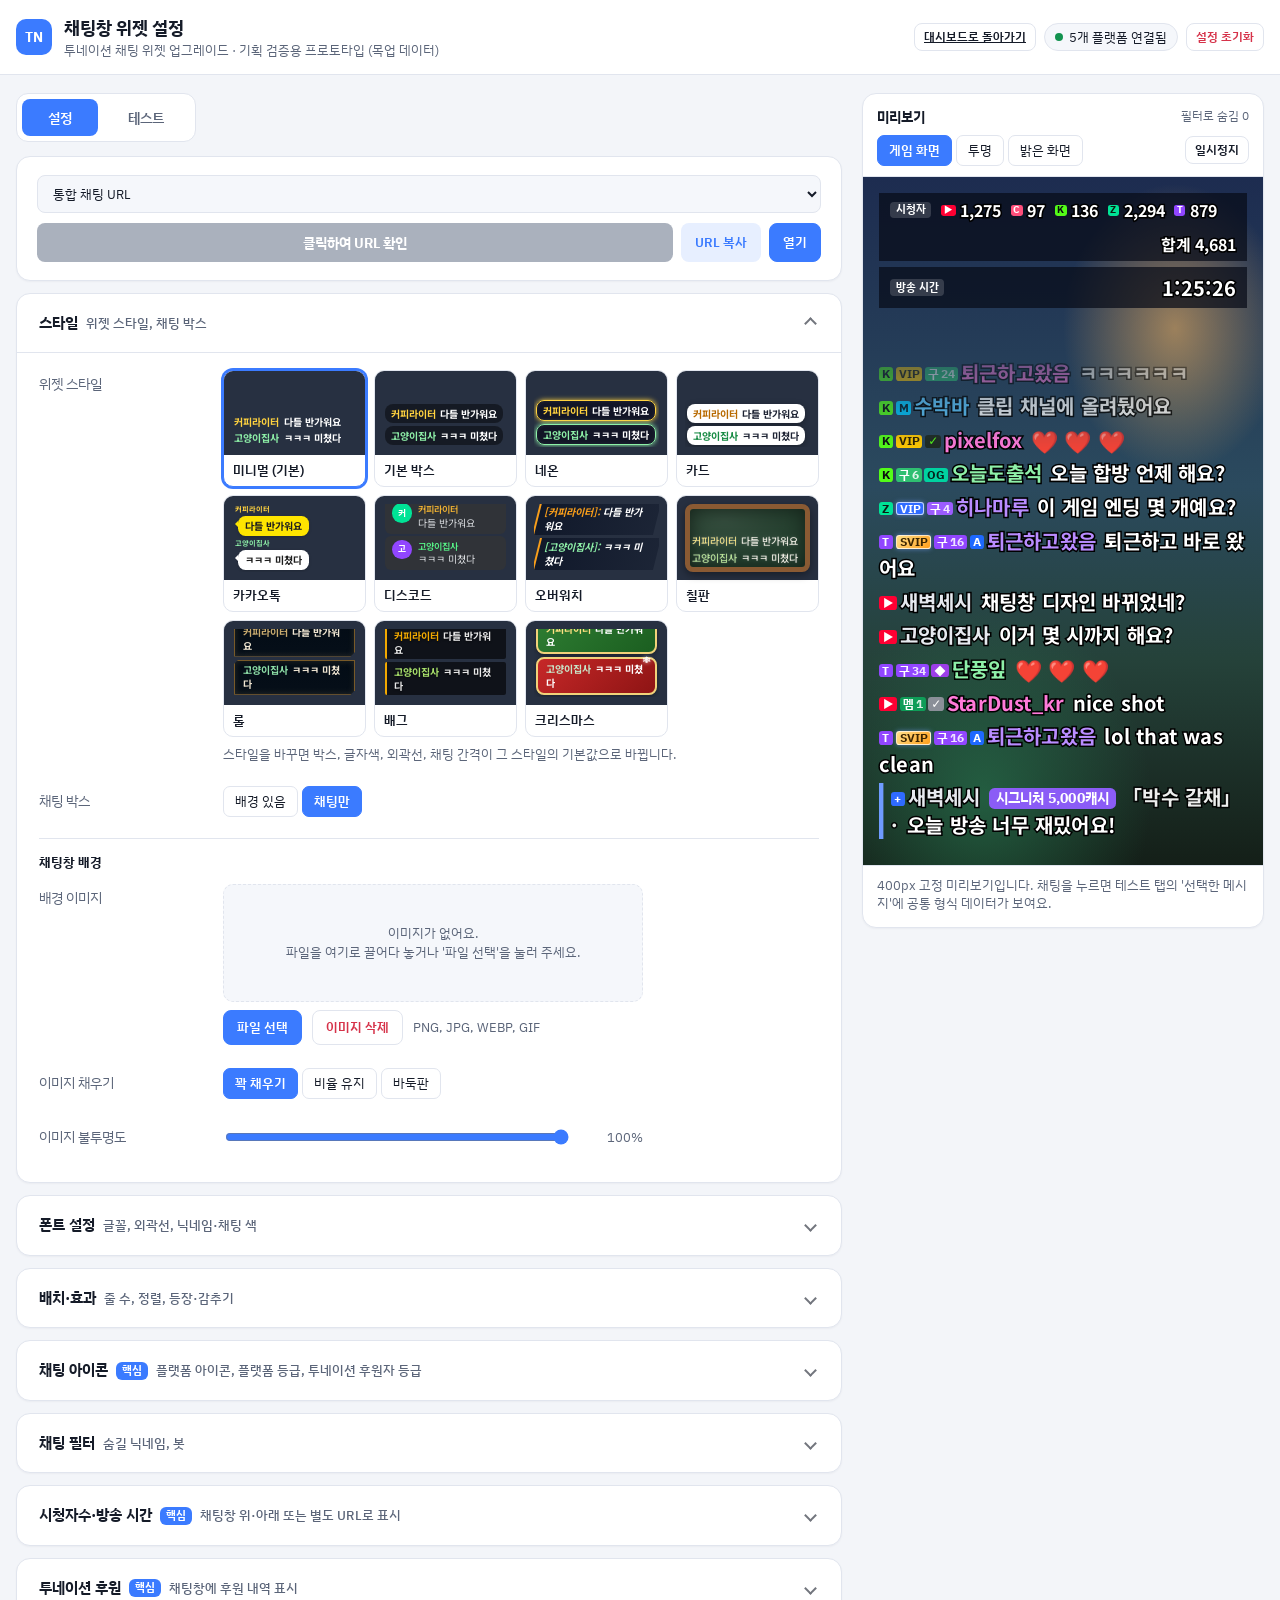
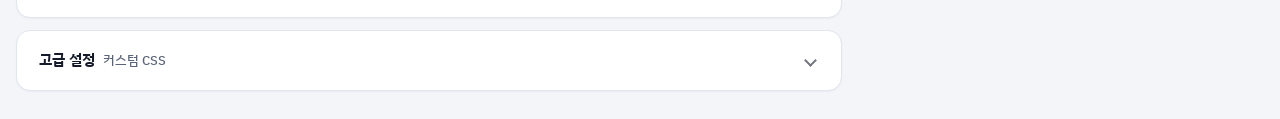
<file: public/chat-widget.html>
<!doctype html>
<html lang="ko">
<head>
<meta charset="utf-8">
<meta name="viewport" content="width=device-width, initial-scale=1, viewport-fit=cover">
<style>html,body{margin:0}</style>
<title>통합 채팅 위젯 테스트</title>
<meta name="claude:viewport-fit-sides" content="cover">
<link rel="preconnect" href="https://fonts.googleapis.com">
<link rel="preconnect" href="https://fonts.gstatic.com" crossorigin>
<link rel="stylesheet" href="https://fonts.googleapis.com/css2?family=IBM+Plex+Sans+KR:wght@400;500;600;700&family=JetBrains+Mono:wght@400;600&family=Noto+Sans+KR:wght@400;700;900&family=Nanum+Gothic:wght@400;800&family=Do+Hyeon&family=Jua&family=Gowun+Dodum&family=Black+Han+Sans&display=swap">
<style>
/* Layout: Toonation-style settings column (설정/테스트 tabs, accordion cards) + fixed 400px live preview on the right */
:root{
  --bg:#f3f5f9; --panel:#ffffff; --panel-2:#f5f7fb; --line:#e1e5ee; --fg:#151b28; --muted:#5b6579;
  --accent:#3b7bff; --accent-fg:#ffffff; --accent-weak:#e7efff; --ok:#12924f; --warn:#b86e00; --bad:#d6334a;
  --toggle-off:#cfd5e0; --mask:#aab1bd; --chip:#1f2430; --chip-fg:#ffffff;
  --code-bg:#0f1420; --code-fg:#d7def0; --code-key:#7fb2ff; --code-str:#9fe0a8; --code-num:#ffc078;
  --ui:'IBM Plex Sans KR', 'Apple SD Gothic Neo', 'Malgun Gothic', system-ui, sans-serif;
  --mono:'JetBrains Mono', ui-monospace, 'SFMono-Regular', Consolas, monospace;
}
@media (prefers-color-scheme: dark){ :root:not([data-theme="light"]){
  --bg:#0e121a; --panel:#151a24; --panel-2:#1b2130; --line:#283044; --fg:#e7ebf3; --muted:#98a2b7;
  --accent:#5d8dff; --accent-fg:#0b1020; --accent-weak:#1c2846; --ok:#3ccf83; --warn:#f0a63a; --bad:#ff6b7f;
  --toggle-off:#3a4358; --mask:#3a4255; --chip:#e7ebf3; --chip-fg:#151a24; --code-bg:#0a0e16; color-scheme:dark } }
:root[data-theme="dark"]{
  --bg:#0e121a; --panel:#151a24; --panel-2:#1b2130; --line:#283044; --fg:#e7ebf3; --muted:#98a2b7;
  --accent:#5d8dff; --accent-fg:#0b1020; --accent-weak:#1c2846; --ok:#3ccf83; --warn:#f0a63a; --bad:#ff6b7f;
  --toggle-off:#3a4358; --mask:#3a4255; --chip:#e7ebf3; --chip-fg:#151a24; --code-bg:#0a0e16; color-scheme:dark }
*{box-sizing:border-box}
[hidden]{display:none!important}
body{background:var(--bg); color:var(--fg); font-family:var(--ui); font-size:14px; line-height:1.5}
button,input,select,textarea{font:inherit; color:inherit}
:focus-visible{outline:2px solid var(--accent); outline-offset:2px}

.topbar{display:flex; flex-wrap:wrap; gap:12px; align-items:center; justify-content:space-between;
  padding-block:14px; padding-left:max(16px, env(safe-area-inset-left,0px)); padding-right:max(16px, env(safe-area-inset-right,0px));
  border-bottom:1px solid var(--line); background:var(--panel)}
.brand{display:flex; gap:12px; align-items:center; min-width:0}
.logo{width:36px; height:36px; border-radius:10px; background:var(--accent); color:var(--accent-fg); display:grid; place-items:center; font-weight:700}
.brand h1{margin:0; font-size:18px; font-weight:700; text-wrap:balance}
.brand p{margin:0; color:var(--muted); font-size:12.5px}
.top-actions{display:flex; gap:8px; align-items:center; flex-wrap:wrap}
.pill{display:inline-flex; align-items:center; gap:6px; padding:4px 10px; border-radius:999px; background:var(--panel-2); border:1px solid var(--line); font-size:12.5px; font-variant-numeric:tabular-nums}
.dot{width:8px; height:8px; border-radius:50%; background:var(--muted)}
.dot.live{background:var(--ok)}

/* page grid: settings | 400px preview */
.app{display:grid; grid-template-columns:minmax(0,1fr) 402px; gap:20px; align-items:start; max-width:1320px; margin:0 auto;
  padding-block:18px 28px; padding-left:max(16px, env(safe-area-inset-left,0px)); padding-right:max(16px, env(safe-area-inset-right,0px))}
.main{min-width:0; display:flex; flex-direction:column; gap:14px}
.preview{position:sticky; top:12px; width:402px; min-width:0}
@media (max-width:920px){ .app{grid-template-columns:minmax(0,1fr)} .preview{position:static; order:-1; width:100%; max-width:402px; justify-self:center} }

.page-tabs{display:flex; gap:4px; background:var(--panel); border:1px solid var(--line); border-radius:12px; padding:5px; width:fit-content; max-width:100%}
.page-tabs button{border:0; background:none; padding:8px 26px; border-radius:8px; font-weight:600; color:var(--muted); cursor:pointer; font-size:14px}
.page-tabs button[aria-selected="true"]{background:var(--accent); color:var(--accent-fg)}
.pane{display:flex; flex-direction:column; gap:12px}
.card{background:var(--panel); border:1px solid var(--line); border-radius:14px; box-shadow:0 1px 2px rgba(20,30,60,.04)}

/* url card (mirrors the live widget page) */
.url-card{padding:18px 20px; display:flex; flex-direction:column; gap:10px}
.url-row{display:flex; gap:8px; flex-wrap:wrap}
.url-mask{flex:1 1 220px; min-width:0; border:0; border-radius:8px; background:var(--mask); color:#fff; font-weight:700; padding:9px 12px; cursor:pointer}

/* accordion */
.acc-h{width:100%; display:flex; align-items:center; gap:8px; padding:18px 22px; border:0; background:none; cursor:pointer; text-align:left; font-size:15px; font-weight:700; color:var(--fg)}
.acc-h .t{flex:1; min-width:0; display:flex; align-items:center; flex-wrap:wrap; gap:4px 8px}
.acc-h .sub{font-weight:500; font-size:12.5px; color:var(--muted)}
.acc-h .core{font-size:10.5px; padding:1px 6px; border-radius:6px; background:var(--accent); color:var(--accent-fg); font-weight:700}
.chev{width:9px; height:9px; border-right:2px solid currentColor; border-bottom:2px solid currentColor; transform:rotate(45deg); transition:transform .2s; flex:0 0 auto; opacity:.6; margin-right:4px}
.acc-h[aria-expanded="true"] .chev{transform:rotate(-135deg)}
.acc-b{border-top:1px solid var(--line); padding:6px 22px 18px; display:flex; flex-direction:column}
.row{display:grid; grid-template-columns:170px minmax(0,1fr); gap:14px; align-items:center; padding:11px 0; min-height:54px}
.row.top{align-items:start}
.row > .lbl{font-size:13.5px; color:var(--muted)}
.row.top > .lbl{padding-top:4px}
.ctl{min-width:0; display:flex; flex-direction:column; gap:8px}
.sub-h{font-size:13px; font-weight:700; margin:10px 0 0; padding-top:14px; border-top:1px solid var(--line)}
@media (max-width:600px){ .row{grid-template-columns:minmax(0,1fr); gap:6px} .acc-h{padding:16px} .acc-b{padding:4px 16px 16px} }

/* controls */
.stack{display:flex; flex-direction:column; gap:8px}
.inline{display:flex; gap:8px 10px; align-items:center; flex-wrap:wrap}
.tgl{position:relative; display:inline-block; width:38px; height:22px; flex:0 0 auto}
.tgl input{position:absolute; inset:0; width:100%; height:100%; opacity:0; margin:0; cursor:pointer; z-index:1}
.tgl span{position:absolute; inset:0; border-radius:999px; background:var(--toggle-off); transition:background .15s}
.tgl span::after{content:""; position:absolute; top:3px; left:3px; width:16px; height:16px; border-radius:50%; background:#fff; box-shadow:0 1px 2px rgba(0,0,0,.25); transition:transform .15s}
.tgl input:checked + span{background:var(--accent)}
.tgl input:checked + span::after{transform:translateX(16px)}
.tgl input:focus-visible + span{outline:2px solid var(--accent); outline-offset:2px}
.tgl-wrap{display:inline-flex; align-items:center; gap:10px; font-size:13px; color:var(--muted)}
.seg{display:inline-flex; flex-wrap:wrap; gap:4px}
.seg button{border:1px solid var(--line); background:var(--panel); padding:5px 11px; border-radius:7px; font-size:12.5px; cursor:pointer; color:var(--fg)}
.seg button[aria-pressed="true"]{background:var(--accent); border-color:var(--accent); color:var(--accent-fg); font-weight:600}
.btn{border:1px solid var(--line); background:var(--panel); padding:7px 13px; border-radius:8px; cursor:pointer; font-weight:600; font-size:13px; color:var(--fg)}
.btn:hover{border-color:var(--accent)}
.btn.primary{background:var(--accent); border-color:var(--accent); color:var(--accent-fg)}
.btn.soft{background:var(--accent-weak); border-color:transparent; color:var(--accent)}
.btn.danger{color:var(--bad)}
.btn.sm{padding:4px 9px; font-size:12px}
.divider{border:0; border-top:1px solid var(--line); margin:10px 0; width:100%}
.link{border:0; background:none; padding:0; color:var(--accent); font-weight:600; font-size:13px; cursor:pointer; text-decoration:underline; text-underline-offset:3px}
.inp{width:100%; min-width:0; border:1px solid var(--line); background:var(--panel-2); border-radius:8px; padding:8px 11px; font-size:13px}
select.inp{width:auto; min-width:120px; max-width:100%}
textarea.inp{resize:vertical; min-height:64px}
.unit{position:relative; display:flex; align-items:center; width:100%; max-width:420px}
.unit .inp{padding-right:40px}
.unit em{position:absolute; right:12px; font-style:normal; color:var(--muted); font-size:13px; pointer-events:none}
.chk{display:inline-flex; gap:6px; align-items:center; cursor:pointer; font-size:13px}
.chk input{accent-color:var(--accent); width:15px; height:15px; margin:0}
.range{display:flex; gap:10px; align-items:center; flex:1; min-width:160px; max-width:420px}
.range input{flex:1; min-width:0; accent-color:var(--accent)}
.range output{min-width:62px; text-align:right; font-variant-numeric:tabular-nums; font-size:12.5px; color:var(--muted)}
input[type=color]{width:36px; height:32px; padding:0; border:1px solid var(--line); border-radius:7px; background:none; cursor:pointer; flex:0 0 auto}
.hint{margin:0; font-size:12.5px; color:var(--muted)}
.note{margin:0; font-size:12.5px; padding:9px 11px; border-radius:8px; background:var(--panel-2); border:1px solid var(--line); color:var(--muted)}
.note.warn{color:var(--warn)}
.tag{display:inline-block; font-size:10.5px; padding:1px 6px; border-radius:6px; background:var(--panel-2); border:1px solid var(--line); color:var(--muted); font-weight:600; margin-left:6px}
.tag.warn{color:var(--warn)}
.pfi{display:inline-grid; place-items:center; width:18px; height:18px; border-radius:5px; font-size:11px; font-weight:700; flex:0 0 auto}
.bdg{display:inline-flex; align-items:center; height:18px; min-width:18px; justify-content:center; padding:0 4px; border-radius:4px; font-size:10.5px; font-weight:700; line-height:1}
.bdg i{font-style:normal; margin-left:2px; opacity:.85}

/* themes */
.theme-grid{display:grid; grid-template-columns:repeat(auto-fill,minmax(132px,1fr)); gap:8px}
.theme-card{border:1px solid var(--line); border-radius:10px; padding:0; overflow:hidden; background:var(--panel); cursor:pointer; text-align:left}
.theme-card[aria-pressed="true"]{border-color:var(--accent); box-shadow:0 0 0 2px var(--accent)}
.theme-card .tp{height:84px; padding:8px; display:flex; flex-direction:column; gap:4px; justify-content:flex-end; background:#273041}
.theme-card span.tn{display:block; padding:6px 9px; font-size:12.5px; font-weight:600}

/* tags (숨길 닉네임, 금칙어) */
.tags{display:flex; flex-direction:column; gap:8px; max-width:560px}
.tags .inline input{flex:1}
.tag-list{display:flex; flex-wrap:wrap; gap:6px}
.tag-list:empty{display:none}
.tg-item{display:inline-flex; align-items:center; gap:4px; background:var(--chip); color:var(--chip-fg); border-radius:999px; padding:3px 5px 3px 11px; font-size:12px; font-weight:600}
.tg-item button{border:0; background:none; color:inherit; cursor:pointer; width:18px; height:18px; border-radius:50%; line-height:1}

/* role / kind groups */
.rg{border:1px solid var(--line); border-radius:10px; padding:10px 12px; display:flex; flex-direction:column; gap:8px}
.rg-h{display:flex; align-items:center; gap:7px; font-weight:700; font-size:13px}
.rg-list{display:flex; flex-wrap:wrap; gap:6px 14px}
.rg-list .chk{font-size:12.5px}
.groups{display:grid; grid-template-columns:repeat(auto-fill,minmax(250px,1fr)); gap:8px}
.ct-row{display:grid; grid-template-columns:minmax(0,180px) 44px 44px; gap:10px; align-items:center; font-size:12.5px}
.ct-head{color:var(--muted); font-size:11.5px}

/* connection */
.conn-row{display:grid; grid-template-columns:110px minmax(0,1fr) auto; gap:8px; align-items:center; max-width:640px}
.st{font-size:11.5px; padding:2px 8px; border-radius:999px; background:var(--panel-2); border:1px solid var(--line); color:var(--muted); white-space:nowrap}
.st.live{color:var(--ok); border-color:currentColor}
.st.connecting{color:var(--warn); border-color:currentColor}
.st.error{color:var(--bad); border-color:currentColor}

/* test form */
.form-grid{display:grid; grid-template-columns:repeat(auto-fill,minmax(180px,1fr)); gap:10px 12px}
.field{display:flex; flex-direction:column; gap:4px; min-width:0}
.field > span{font-size:12px; color:var(--muted)}
.field select.inp{width:100%}
.field.wide{grid-column:1 / -1}
.scn{display:grid; grid-template-columns:repeat(auto-fill,minmax(180px,1fr)); gap:8px}
.scn button{text-align:left; border:1px solid var(--line); background:var(--panel); border-radius:9px; padding:8px 10px; cursor:pointer; color:var(--fg)}
.scn button b{display:block; font-size:13px}
.scn button span{display:block; font-size:11.5px; color:var(--muted)}
.scn button:hover{border-color:var(--accent)}
.json{margin:0; background:var(--code-bg); color:var(--code-fg); border-radius:10px; padding:12px 14px; font-family:var(--mono); font-size:11.5px; line-height:1.55; max-height:380px; overflow:auto; white-space:pre}
.json .k{color:var(--code-key)} .json .s{color:var(--code-str)} .json .n{color:var(--code-num)} .json .b{color:#f38ba8}
.memo{margin:0; padding-left:18px; font-size:13px; color:var(--muted); display:flex; flex-direction:column; gap:5px}

/* preview */
.prev-card{overflow:hidden}
.prev-head{display:flex; align-items:center; justify-content:space-between; gap:8px; padding:12px 14px 8px}
.prev-head b{font-size:14px}
.prev-bar{display:flex; flex-wrap:wrap; gap:8px; align-items:center; justify-content:space-between; padding:0 14px 10px}
.meta{font-size:12px; color:var(--muted); font-variant-numeric:tabular-nums}
.stage{position:relative; height:calc(100vh - 210px); min-height:440px; max-height:760px; overflow:hidden; padding:16px}
@media (max-width:920px){ .stage{height:480px} }
.prev-card > .cw-scope > .stage{border-block:1px solid var(--line)}
.bg-checker{background-color:#2a2f3a; background-image:conic-gradient(#343a48 25%, #2a2f3a 0 50%, #343a48 0 75%, #2a2f3a 0); background-size:24px 24px}
.bg-game{background:
  radial-gradient(ellipse 40% 30% at 78% 22%, rgba(255,186,96,.55), transparent 70%),
  radial-gradient(ellipse 60% 40% at 30% 90%, rgba(40,120,80,.65), transparent 70%),
  linear-gradient(180deg,#1d2c50 0%,#2b4a5e 45%,#25423a 70%,#141f18 100%)}
.bg-light{background-color:#e8ecf2; background-image:linear-gradient(135deg, rgba(0,0,0,.04) 25%, transparent 25% 50%, rgba(0,0,0,.04) 50% 75%, transparent 75%); background-size:28px 28px}
.src{position:relative; height:100%; width:100%; display:flex; flex-direction:column; gap:var(--gap)}
.src > :not(.src-bg){position:relative}
.src-bg{position:absolute; inset:0; pointer-events:none; background-position:center; background-repeat:no-repeat; border-radius:4px}
.bg-drop{width:100%; max-width:420px; aspect-ratio:32/9; border:1.5px dashed var(--line); border-radius:10px; background:var(--panel-2) center/contain no-repeat; display:grid; place-items:center; text-align:center; color:var(--muted); font-size:12.5px; padding:10px}
.bg-drop.has{border-style:solid}
.bg-drop.over{border-color:var(--accent); background-color:var(--accent-weak)}
.bg-drop.has span{display:none}
.separate{display:flex; flex-direction:column; gap:8px; padding:12px 14px 0}
.separate:empty{display:none}
.sep-head{font-size:12.5px; font-weight:700}
.sep-grid{display:grid; grid-template-columns:minmax(0,1fr); gap:10px}
.sep-item{display:flex; flex-direction:column; gap:4px; min-width:0}
.sep-label{font-size:11.5px; color:var(--muted)}
.stage.mini{height:auto; min-height:60px; max-height:none; padding:12px; display:flex; flex-direction:column; justify-content:center; border-radius:10px}
.prev-foot{padding:10px 14px 14px}

/* ============ chat widget (rendered inside stage) ============ */
.cw-scope{--ff:'Noto Sans KR'; --fs:20px; --fw:700; --sw:2px; --sc:#000; --boxbg:rgba(0,0,0,.45); --rad:8px; --gap:6px; --spd:.25s; --wfs:16px}
.cw-list{flex:1; min-height:0; display:flex; flex-direction:column; justify-content:flex-end; gap:var(--gap); overflow:hidden; padding-top:4px}
.cw-list > .cw-msg{flex-shrink:0}
.cw-list{padding:6px 8px 4px; margin-inline:-8px}
#wTop, #wBottom{flex-shrink:0}
.dir-left .cw-list{align-items:flex-start; text-align:left}
.dir-center .cw-list{align-items:center; text-align:center}
.dir-right .cw-list{align-items:flex-end; text-align:right}
.fade-top .cw-list{-webkit-mask-image:linear-gradient(to bottom, transparent 0, #000 26%); mask-image:linear-gradient(to bottom, transparent 0, #000 26%)}
.cw-msg{font-family:var(--ff); font-size:var(--fs); font-weight:var(--fw); line-height:1.38; color:var(--mc,#fff); max-width:100%; overflow-wrap:anywhere; cursor:pointer}
.cw-msg.cw-sel{outline:2px solid #ffd54a; outline-offset:2px}
.box-box .cw-msg{background:var(--boxbg); border-radius:var(--rad); padding:.26em .6em}
.outlined .cw-nick, .outlined .cw-text, .outlined .cw-w{paint-order:stroke fill; -webkit-text-stroke:var(--sw) var(--sc)}
.cw-head{display:inline}
.cw-nick{color:var(--nc,#fff); margin-right:.42em}
.cw-pf, .cw-badge{display:inline-flex; align-items:center; justify-content:center; height:1.15em; min-width:1.15em; padding:0 .24em; border-radius:.26em;
  font:700 .6em/1 var(--ui); vertical-align:.2em; margin-right:.24em; -webkit-text-stroke:0; letter-spacing:0}
.cw-badge i{font-style:normal; margin-left:.18em; opacity:.85}
.bs-s .cw-pf, .bs-s .cw-badge{font-size:.5em}
.bs-l .cw-pf, .bs-l .cw-badge{font-size:.72em}
.cw-tnb{border:1px solid rgba(255,255,255,.7); box-shadow:0 0 .4em rgba(120,160,255,.6)}
.cw-emote{display:inline-block; font-size:1.1em; line-height:1; vertical-align:-.08em; -webkit-text-stroke:0}
.cw-ev{display:inline-block; font:700 .7em/1.2 var(--ui); padding:.14em .5em; border-radius:.4em; background:#ffcf3f; color:#2a1d00; margin-right:.42em; vertical-align:.14em; -webkit-text-stroke:0}
.cw-ev.sub{background:#b9a3ff; color:#1b0f3a}
.cw-ev.tn{background:#2f6bff; color:#fff}
.cw-ev.cw-tnchip{color:#fff}
.cw-det{opacity:.92; margin-right:.45em}
.cw-msg.cw-tn.tn-accent{box-shadow:inset .22em 0 0 #6f9bff}
.box-box .cw-msg.cw-tn.tn-accent{background:linear-gradient(90deg, rgba(47,107,255,.45), var(--boxbg) 75%)}
.box-text .cw-msg.cw-tn.tn-accent{padding-left:.6em}
.cw-msg.cw-tn.tn-card{display:block; white-space:normal; color:#fff; background:linear-gradient(135deg, var(--gc), var(--gc2)); border:0;
  border-radius:calc(var(--rad) + 6px); padding:.55em .85em .65em; box-shadow:0 0 0 2px rgba(255,255,255,.28) inset, 0 .2em .5em rgba(0,0,0,.3)}
.tn-card .cw-head{display:block; font-size:.82em}
.tn-card .cw-nick{color:#fff}
.tn-card .cw-pf{box-shadow:0 0 0 1px rgba(255,255,255,.85)}
.tn-card .cw-text{display:block}
.tn-card .cw-ev.cw-tnchip{display:table; background:#fff!important; color:var(--gc)!important; font-size:.8em; margin:.3em 0 .35em}
.tn-card .cw-det{display:block; opacity:1; font-size:1.02em; margin:0}
.tn-card .cw-sepdot{display:none}
.tn-card .cw-msgline{display:block; opacity:.92; font-size:.92em}
.tn-grp-h{display:flex; align-items:center; gap:8px; font-weight:700; font-size:13px}
.tn-grp-h i{width:10px; height:10px; border-radius:3px; display:inline-block}
.tn-grp-h small{font-weight:500; color:var(--muted)}
.tnq-row{display:flex; flex-wrap:wrap; gap:6px; align-items:center}
.tnq-lbl{width:100%; font-size:11.5px; color:var(--muted); font-weight:600}
.tnq-btn{border:1px solid var(--line); background:var(--panel); border-radius:8px; padding:4px 10px; font-size:12.5px; cursor:pointer; display:inline-flex; gap:6px; align-items:center}
.tnq-btn i{width:8px; height:8px; border-radius:2px; display:inline-block}
.tnq-btn:hover{border-color:var(--accent); color:var(--accent)}
.al-oneline .cw-msg{white-space:nowrap; overflow:hidden; text-overflow:ellipsis}
.al-start .cw-msg{display:grid; grid-template-columns:auto minmax(0,1fr); column-gap:.42em; align-items:baseline}
.al-start .cw-nick{margin-right:0}
.al-stack .cw-head{display:block; font-size:.8em}
.al-stack .cw-text{display:block}
/* themes */
.th-neon .cw-msg{border:1.5px solid var(--nc); box-shadow:0 0 .55em var(--nc), inset 0 0 .45em rgba(255,255,255,.08)}
.th-card .cw-msg{box-shadow:0 .2em .7em rgba(0,0,0,.3)}
.th-minimal .cw-msg{letter-spacing:.01em}
.cw-ava, .cw-time{display:none}
/* 카카오톡: 닉네임은 말풍선 밖, 메시지는 흰 말풍선 (스트리머는 노란 말풍선) */
.th-kakao .cw-msg:not(.tn-card){display:block!important; width:100%; background:none!important; padding:0!important; box-shadow:none}
.th-kakao .cw-msg:not(.tn-card) .cw-head{display:block; font-size:.72em; margin:0 0 .18em .15em}
.th-kakao .cw-msg:not(.tn-card) .cw-text{display:inline-block; position:relative; max-width:calc(100% - .4em); margin-left:.35em; background:#ffffff; color:var(--mc); border-radius:.75em; padding:.3em .7em; -webkit-text-stroke:0; box-shadow:0 .1em .3em rgba(0,0,0,.18); text-align:left}
.th-kakao .cw-msg:not(.tn-card) .cw-text::before{content:""; position:absolute; left:-.3em; top:.5em; border-style:solid; border-width:.32em .34em .32em 0; border-color:transparent #ffffff transparent transparent}
.th-kakao .cw-msg.r-streamer:not(.tn-card) .cw-text{background:#fee500}
.th-kakao .cw-msg.r-streamer:not(.tn-card) .cw-text::before{border-right-color:#fee500}
.th-kakao.al-oneline .cw-msg .cw-text{white-space:nowrap; overflow:hidden; text-overflow:ellipsis}
/* 디스코드: 프로필 원 + 닉네임 + 메시지 */
.th-discord .cw-msg:not(.tn-card){display:grid!important; grid-template-columns:2em minmax(0,1fr); column-gap:.6em; align-items:start; width:100%; padding:.4em .7em!important; font-weight:400}
.th-discord .cw-msg:not(.tn-card) .cw-ava{display:grid; place-items:center; grid-row:span 2; width:2.3em; height:2.3em; border-radius:50%; background:var(--pc); color:#fff; font:700 .85em/1 var(--ui); -webkit-text-stroke:0}
.th-discord .cw-msg:not(.tn-card) .cw-head{display:block; font-size:.92em}
.th-discord .cw-msg .cw-nick{font-weight:600}
.th-discord .cw-msg:not(.tn-card) .cw-text{display:block}
/* 오버워치: 기울어진 패널 + [닉네임]: */
.th-ow .cw-msg:not(.tn-card){position:relative; isolation:isolate; background:none!important; padding:.22em 1em .22em .75em!important; font-style:italic}
.th-ow .cw-msg:not(.tn-card)::before{content:""; position:absolute; inset:0; z-index:-1; transform:skewX(-14deg); background:linear-gradient(90deg, rgba(14,22,40,.9), rgba(14,22,40,.45)); border-left:.28em solid #f99e1a}
.th-ow .cw-msg .cw-nick::before{content:"["}
.th-ow .cw-msg .cw-nick::after{content:"]:"}
.th-ow .cw-msg .cw-nick{margin-right:.35em}
/* 칠판: 나무 테두리의 초록 칠판 위에 분필 글씨 */
.th-chalk .cw-list{background:#25402f; background-image:radial-gradient(ellipse at 30% 20%, rgba(255,255,255,.07), transparent 60%); border:.4em solid #8a5a33; border-radius:8px; box-shadow:inset 0 0 1.4em rgba(0,0,0,.5), 0 .2em .6em rgba(0,0,0,.4); padding:.6em .8em; margin-inline:0}
.th-chalk .cw-msg:not(.tn-card){font-weight:400; text-shadow:0 0 1px rgba(255,255,255,.55), 0 0 6px rgba(255,255,255,.18)}
/* 롤: 깎인 모서리 + 금색 테두리 */
.th-lol .cw-msg:not(.tn-card){background:linear-gradient(180deg, rgba(1,10,19,.95), var(--boxbg))!important; border:1px solid #785a28; border-radius:0!important; padding:.28em .75em!important; box-shadow:inset 0 0 .6em rgba(200,170,110,.18);
  clip-path:polygon(.45em 0,100% 0,100% calc(100% - .45em),calc(100% - .45em) 100%,0 100%,0 .45em)}
/* 배그: 어두운 패널 + 노란 왼쪽 바 */
.th-pubg .cw-msg:not(.tn-card){background:var(--boxbg)!important; border-left:.24em solid #f2a900; border-radius:2px!important; padding:.24em .7em!important; text-shadow:0 1px 2px rgba(0,0,0,.6)}
/* 크리스마스: 빨강·초록 번갈아 + 금색 테두리 + 눈송이 */
.th-xmas .cw-msg:not(.tn-card){position:relative; background:linear-gradient(135deg,#c62828,#8e1414)!important; border:2px solid #f1d27a; border-radius:.8em!important; padding:.3em .8em!important; box-shadow:0 .15em .45em rgba(0,0,0,.3)}
.th-xmas .cw-msg.alt:not(.tn-card){background:linear-gradient(135deg,#2e7d32,#1b5e20)!important}
.th-xmas .cw-msg:not(.tn-card)::after{content:"❄"; position:absolute; right:.5em; top:-.55em; font-size:.75em; color:#fff; text-shadow:0 0 4px rgba(255,255,255,.8); -webkit-text-stroke:0}
/* 표시 방향 '오른쪽': 메시지 → 닉네임 → 배지 순으로 좌우를 뒤집어 닉네임이 오른쪽 끝에 오도록 */
.dir-right .cw-msg:not(.tn-card){display:flex; flex-direction:row-reverse; align-items:baseline; column-gap:.42em; text-align:right}
.dir-right .cw-msg .cw-head{display:inline-flex; flex-direction:row-reverse; align-items:baseline; flex:0 0 auto; white-space:nowrap}
.dir-right .cw-msg .cw-nick{margin-right:0}
.dir-right .cw-pf, .dir-right .cw-badge{margin-right:0; margin-left:.24em}
.dir-right .cw-msg:not(.tn-card) .cw-text{min-width:0; flex:0 1 auto}
.dir-right .cw-ev{margin-right:0; margin-left:.42em}
.al-oneline.dir-right .cw-msg .cw-text{white-space:nowrap; overflow:hidden; text-overflow:ellipsis}
.al-stack.dir-right .cw-msg:not(.tn-card){flex-direction:column; align-items:flex-end}
.al-start.dir-right .cw-msg:not(.tn-card){display:grid; grid-template-columns:minmax(0,1fr) auto}
.al-start.dir-right .cw-msg .cw-head{order:2}
/* 후원 카드는 오른쪽에 붙기만 하고 카드 안 구성은 그대로 */
.dir-right .cw-msg.tn-card{text-align:left}
.dir-right .cw-msg.tn-card .cw-head{display:block; white-space:normal}
.dir-right .cw-msg.tn-card .cw-nick{margin-right:.42em}
.dir-right .cw-msg.tn-card .cw-pf, .dir-right .cw-msg.tn-card .cw-badge{margin-left:0; margin-right:.24em}
.th-kakao.dir-right .cw-msg:not(.tn-card) .cw-text{margin-left:0; margin-right:.35em}
.th-kakao.dir-right .cw-msg:not(.tn-card) .cw-text::before{left:auto; right:-.3em; border-width:.32em 0 .32em .34em; border-color:transparent transparent transparent #ffffff}
.th-kakao.dir-right .cw-msg.r-streamer:not(.tn-card) .cw-text::before{border-left-color:#fee500}
.th-kakao.dir-right .cw-msg:not(.tn-card) .cw-head{display:flex; justify-content:flex-start}
.th-discord.dir-right .cw-msg:not(.tn-card){grid-template-columns:minmax(0,1fr) 2em}
.th-discord.dir-right .cw-msg:not(.tn-card) .cw-ava{grid-column:2; grid-row:1 / span 2}
.th-discord.dir-right .cw-msg:not(.tn-card) .cw-head, .th-discord.dir-right .cw-msg:not(.tn-card) .cw-text{grid-column:1; text-align:right}
.th-discord.dir-right .cw-msg:not(.tn-card) .cw-head{display:flex; justify-content:flex-start}
.th-ow.dir-right .cw-msg .cw-nick::after{content:"]"}
.th-ow.dir-right .cw-msg .cw-nick{margin-right:0}
/* 닉네임 구분선 ':' ('한 줄' 정렬에서만) */
.colon .cw-msg .cw-nick{margin-right:0}
.colon .cw-msg .cw-head::after{content:":"; margin:0 .4em 0 .08em; color:var(--mc,#fff)}
.outlined.colon .cw-msg .cw-head::after{paint-order:stroke fill; -webkit-text-stroke:var(--sw) var(--sc)}
.dir-right.colon .cw-msg .cw-head::after{margin:0 .3em 0 0}
.colon .cw-msg.tn-card .cw-head::after, .th-kakao.colon .cw-head::after, .th-discord.colon .cw-head::after, .th-ow.colon .cw-head::after{content:none}
.colon .cw-msg.tn-card .cw-nick, .th-kakao.colon .cw-nick, .th-discord.colon .cw-nick{margin-right:.42em}
.th-ow.colon .cw-msg .cw-nick{margin-right:.35em}
.dir-right .cw-msg.cw-tn.tn-accent{box-shadow:inset -.22em 0 0 #6f9bff}
.dir-right.box-box .cw-msg.cw-tn.tn-accent{background:linear-gradient(270deg, rgba(47,107,255,.45), var(--boxbg) 75%)}
.dir-right.box-text .cw-msg.cw-tn.tn-accent{padding-left:0; padding-right:.6em}
/* toonation donation card */
.cw-msg.cw-tncard{display:block; white-space:normal; color:#fff; background:linear-gradient(135deg, rgba(47,107,255,.95), rgba(123,77,255,.95)); border-radius:calc(var(--rad) + 4px); padding:.5em .75em; border:0; box-shadow:0 0 0 2px rgba(255,255,255,.35) inset, 0 .3em 1em rgba(47,107,255,.4)}
.cw-tncard .cw-head{display:block}
.cw-tncard .cw-text{display:block}
.cw-tncard .cw-ev.tn{display:block; width:fit-content; background:#fff; color:#2443c8; font-size:.82em; margin:.2em 0 .3em}
.cw-msg.cw-pinned{outline:2px solid rgba(255,212,74,.95); outline-offset:1px}
.cw-pinlabel{display:inline-block; font:700 .6em/1.2 var(--ui); background:#ffd44a; color:#2a1d00; border-radius:.3em; padding:.1em .4em; margin-right:.4em; vertical-align:.2em; -webkit-text-stroke:0}
/* widgets */
.cw-w{font-family:var(--ff); font-weight:var(--fw); font-size:var(--wfs); color:#fff; background:rgba(8,12,24,.72); border-radius:var(--rad); padding:.35em .7em; display:flex; align-items:center; gap:.6em; flex-wrap:wrap; max-width:100%}
.cw-wl{font:700 .7em/1 var(--ui); padding:.25em .5em; border-radius:.35em; background:rgba(255,255,255,.16); -webkit-text-stroke:0}
.cw-viewers b, .cw-timer .cw-tval{font-variant-numeric:tabular-nums}
.cw-vc{display:inline-flex; align-items:center; gap:.3em}
.cw-vc .cw-pf{margin:0; vertical-align:0}
.cw-vt{margin-left:auto}
.cw-notice{flex-wrap:nowrap}
.cw-notice .cw-ntext{min-width:0; overflow:hidden; white-space:nowrap; text-overflow:ellipsis; flex:1}
.ns-accent .cw-notice{background:linear-gradient(90deg,#2f6bff,#6a5cff)}
.ns-ticker .cw-notice .cw-ntext{text-overflow:clip}
.ns-ticker .cw-notice .cw-ntext span{display:inline-block; padding-left:100%; animation:cwTicker 12s linear infinite}
.cw-timer{justify-content:space-between}
.cw-timer .cw-tval{font-size:1.25em}
.cw-timer.done .cw-tval{color:#ff6b7f; animation:cwBlink 1s steps(2) infinite}
/* motion */
.fx-fade .cw-enter{animation:cwFade var(--spd) ease-out}
.fx-slide .cw-enter{animation:cwSlide var(--spd) ease-out}
.fx-slide.dir-right .cw-enter{animation-name:cwSlideR}
.fx-up .cw-enter{animation:cwUp var(--spd) ease-out}
.fx-pop .cw-enter{animation:cwPop var(--spd) cubic-bezier(.2,1.4,.4,1)}
.cw-out{opacity:0; transform:translateY(-.4em); transition:opacity .4s, transform .4s}
@keyframes cwFade{from{opacity:0}}
@keyframes cwSlide{from{opacity:0; transform:translateX(-1.4em)}}
@keyframes cwSlideR{from{opacity:0; transform:translateX(1.4em)}}
@keyframes cwUp{from{opacity:0; transform:translateY(.9em)}}
@keyframes cwPop{from{opacity:0; transform:scale(.8)}}
@keyframes cwTicker{to{transform:translateX(-100%)}}
@keyframes cwBlink{50%{opacity:.3}}
@media (prefers-reduced-motion: reduce){ .cw-enter{animation:none!important} .ns-ticker .cw-notice .cw-ntext span{animation:none; padding-left:0} .cw-timer.done .cw-tval{animation:none} }
</style>
<style id="customCss"></style>

</head>
<body>
<header class="topbar">
  <div class="brand">
    <span class="logo">TN</span>
    <div>
      <h1>채팅창 위젯 설정</h1>
      <p>투네이션 채팅 위젯 업그레이드 · 기획 검증용 프로토타입 (목업 데이터)</p>
    </div>
  </div>
  <div class="top-actions">
    <a class="btn sm" href="/dashboard">대시보드로 돌아가기</a>
    <span class="pill"><span class="dot" id="connDot"></span><span id="connText">연결 안 됨</span></span>
    <button type="button" class="btn sm danger" id="resetBtn">설정 초기화</button>
  </div>
</header>

<main class="app">
  <div class="main">
    <nav class="page-tabs" role="tablist" id="tabs" aria-label="페이지 메뉴">
      <button type="button" role="tab" data-tab="settings" aria-selected="true">설정</button>
      <button type="button" role="tab" data-tab="test" aria-selected="false">테스트</button>
    </nav>

    <!-- ===================== 설정 ===================== -->
    <section class="pane" data-pane="settings">
      <div class="card url-card">
        <select class="inp" id="urlSel" aria-label="채팅 URL 종류" style="width:100%"><option>통합 채팅 URL</option><option>시청자수 전용 URL</option><option>방송 시간 전용 URL</option></select>
        <div class="url-row">
          <button type="button" class="url-mask" id="urlMask">클릭하여 URL 확인</button>
          <button type="button" class="btn soft" id="urlCopy">URL 복사</button>
          <button type="button" class="btn primary" id="urlOpen">열기</button>
        </div>
        <p class="hint" id="urlMsg" hidden>프로토타입이라 실제 URL은 발급되지 않아요.</p>
      </div>

      <!-- 1. 스타일 -->
      <section class="card acc">
        <button type="button" class="acc-h" aria-expanded="true"><span class="t">스타일<span class="sub">위젯 스타일, 채팅 박스</span></span><i class="chev" aria-hidden="true"></i></button>
        <div class="acc-b">
          <div class="row top"><span class="lbl">위젯 스타일</span>
            <div class="ctl"><div class="theme-grid" id="themeGrid"></div><p class="hint">스타일을 바꾸면 박스, 글자색, 외곽선, 채팅 간격이 그 스타일의 기본값으로 바뀝니다.</p></div></div>
          <div class="row"><span class="lbl">채팅 박스</span><div><div class="seg" data-k="box.mode" data-opts="box:배경 있음|text:채팅만"></div></div></div>
          <div class="row" data-show="box.mode=box"><span class="lbl">박스 색</span>
            <div class="inline"><input type="color" data-k="box.color" aria-label="박스 배경색"><div class="range"><input type="range" data-k="box.alpha" min="0" max="100" aria-label="박스 불투명도"><output data-o="box.alpha" data-suf="%"></output></div></div></div>
          <div class="row" data-show="box.mode=box"><span class="lbl">박스 모서리</span>
            <div class="range"><input type="range" data-k="box.radius" min="0" max="24" aria-label="박스 모서리"><output data-o="box.radius" data-suf="px"></output></div></div>
          <div class="sub-h">채팅창 배경</div>
          <div class="row top"><span class="lbl">배경 이미지</span>
            <div class="ctl">
              <div class="bg-drop" id="bgDrop"><span>이미지가 없어요.<br>파일을 여기로 끌어다 놓거나 '파일 선택'을 눌러 주세요.</span></div>
              <div class="inline">
                <label class="btn primary" for="bgFile" style="cursor:pointer">파일 선택</label>
                <input type="file" id="bgFile" accept="image/png,image/jpeg,image/webp,image/gif" hidden>
                <button type="button" class="btn danger" id="bgRemove">이미지 삭제</button>
                <span class="hint" id="bgMsg">PNG, JPG, WEBP, GIF</span>
              </div>
            </div></div>
          <div class="row"><span class="lbl">이미지 채우기</span><div><div class="seg" data-k="bg.fit" data-opts="cover:꽉 채우기|contain:비율 유지|repeat:바둑판"></div></div></div>
          <div class="row"><span class="lbl">이미지 불투명도</span>
            <div class="range"><input type="range" data-k="bg.opacity" min="10" max="100" step="5" aria-label="배경 이미지 불투명도"><output data-o="bg.opacity" data-suf="%"></output></div></div>
        </div>
      </section>

      <!-- 2. 폰트 설정 -->
      <section class="card acc">
        <button type="button" class="acc-h" aria-expanded="false"><span class="t">폰트 설정<span class="sub">글꼴, 외곽선, 닉네임·채팅 색</span></span><i class="chev" aria-hidden="true"></i></button>
        <div class="acc-b" hidden>
          <div class="row"><span class="lbl">글꼴</span>
            <div class="inline">
              <select class="inp" data-k="font.family" aria-label="글꼴">
                <option value="Noto Sans KR">본고딕</option><option value="Nanum Gothic">나눔고딕</option><option value="Do Hyeon">도현</option><option value="Jua">주아</option>
                <option value="Gowun Dodum">고운돋움</option><option value="Black Han Sans">검은고딕</option><option value="IBM Plex Sans KR">IBM Plex Sans KR</option>
              </select>
              <div class="unit" style="width:110px"><input class="inp" type="number" data-k="font.size" min="12" max="40" aria-label="글자 크기"><em>px</em></div>
              <span class="tgl-wrap"><label class="tgl"><input type="checkbox" data-k="font.bold" aria-label="굵게"><span></span></label>굵게</span>
            </div></div>
          <div class="row"><span class="lbl">글자 외곽선</span>
            <div class="inline">
              <label class="tgl"><input type="checkbox" data-k="font.outline" aria-label="외곽선 사용"><span></span></label>
              <input type="color" data-k="font.outlineColor" aria-label="외곽선 색" data-show="font.outline=true">
              <div class="range" data-show="font.outline=true"><input type="range" data-k="font.outlineWidth" min="0.5" max="6" step="0.5" aria-label="외곽선 두께"><output data-o="font.outlineWidth" data-suf="px"></output></div>
            </div></div>
          <div class="sub-h">색상</div>
          <div class="row"><span class="lbl">닉네임 색</span>
            <div class="ctl">
              <div class="inline"><div class="seg" data-k="colors.nickMode" data-opts="role:등급별|platform:플랫폼 설정색|random:랜덤|single:단일색"></div>
                <input type="color" data-k="colors.single" aria-label="닉네임 단일색" data-show="colors.nickMode=single"></div>
              <p class="hint" data-show="colors.nickMode=platform">시청자가 플랫폼에서 정한 색(트위치, 치지직, KICK)을 그대로 씁니다. 색 정보가 없는 유튜브는 등급별 색으로 대신합니다.</p>
            </div></div>
          <div class="row top"><span class="lbl">등급별 색</span>
            <div class="ctl">
              <div class="ct-row ct-head"><span>등급</span><span>닉네임</span><span>채팅</span></div>
              <div class="stack" id="colorTable"></div>
              <p class="hint">닉네임 색은 '등급별'일 때 적용되고, 채팅 색은 항상 적용됩니다. 등급이 여러 개면 스트리머 → 매니저 → 투네이션 VIP → 플랫폼 VIP·멤버십 → 구독자 순으로 정합니다.</p>
            </div></div>
          <div class="row"><span class="lbl">투네이션 등급 색 우선</span>
            <div><label class="tgl"><input type="checkbox" data-k="colors.tnPriority" aria-label="투네이션 등급 색을 플랫폼 등급보다 우선"><span></span></label></div></div>
          <div class="row"><span class="lbl">일괄 적용</span>
            <div class="inline">
              <button type="button" class="btn sm" data-bulk="nick-white">흰색 닉네임</button>
              <button type="button" class="btn sm" data-bulk="nick-black">검정 닉네임</button>
              <button type="button" class="btn sm" data-bulk="msg-white">흰색 채팅</button>
              <button type="button" class="btn sm" data-bulk="msg-black">검정 채팅</button>
              <button type="button" class="btn sm" data-bulk="role-default">스타일 기본값</button>
            </div></div>
        </div>
      </section>

      <!-- 3. 배치·효과 -->
      <section class="card acc">
        <button type="button" class="acc-h" aria-expanded="false"><span class="t">배치·효과<span class="sub">줄 수, 정렬, 등장·감추기</span></span><i class="chev" aria-hidden="true"></i></button>
        <div class="acc-b" hidden>
          <div class="row"><span class="lbl">채팅 최대 표시 줄</span>
            <div class="unit"><input class="inp" type="number" data-k="layout.maxLines" min="3" max="30" aria-label="채팅 최대 표시 줄"><em>줄</em></div></div>
          <div class="row"><span class="lbl">채팅 정렬</span><div class="ctl"><div class="seg" data-k="layout.align" data-opts="wrap:한 줄|start:시작라인 맞춤|stack:닉네임 위"></div>
            <label class="chk" data-show="layout.align=wrap"><input type="checkbox" data-k="layout.colon">닉네임 구분선 표시 (닉네임 : 채팅)</label></div></div>
          <div class="row"><span class="lbl">표시 방향</span><div><div class="seg" data-k="layout.dir" data-opts="left:왼쪽|center:가운데|right:오른쪽"></div></div></div>
          <div class="row"><span class="lbl">채팅 간격</span>
            <div class="range"><input type="range" data-k="layout.gap" min="0" max="20" aria-label="채팅 간격"><output data-o="layout.gap" data-suf="px"></output></div></div>
          <div class="row"><span class="lbl">위쪽 채팅 흐리게</span>
            <div><label class="tgl"><input type="checkbox" data-k="layout.fadeTop" aria-label="위쪽 채팅 흐리게"><span></span></label></div></div>
          <div class="sub-h">효과</div>
          <div class="row"><span class="lbl">등장 효과</span>
            <div class="inline">
              <select class="inp" data-k="fx.type" aria-label="등장 효과">
                <option value="none">효과 없음</option><option value="fade">Fade In</option><option value="slide">Slide In</option><option value="up">Slide Up</option><option value="pop">Pop</option>
              </select>
              <div class="range"><input type="range" data-k="fx.speed" min="0.1" max="1" step="0.05" aria-label="등장 속도"><output data-o="fx.speed" data-suf="초"></output></div>
            </div></div>
          <div class="row"><span class="lbl">자동으로 감추기</span>
            <div><label class="tgl"><input type="checkbox" data-k="fx.autoHide" aria-label="자동으로 감추기"><span></span></label></div></div>
          <div class="row" data-show="fx.autoHide=true"><span class="lbl">감추기 시간</span>
            <div class="unit"><input class="inp" type="number" data-k="fx.hideSec" min="5" max="300" aria-label="감추기 시간"><em>초</em></div></div>
        </div>
      </section>

      <!-- 4. 채팅 아이콘 -->
      <section class="card acc">
        <button type="button" class="acc-h" aria-expanded="false"><span class="t">채팅 아이콘<span class="core">핵심</span><span class="sub">플랫폼 아이콘, 플랫폼 등급, 투네이션 후원자 등급</span></span><i class="chev" aria-hidden="true"></i></button>
        <div class="acc-b" hidden>
          <div class="row"><span class="lbl">플랫폼 아이콘</span>
            <div><label class="tgl"><input type="checkbox" data-k="badges.platform" aria-label="플랫폼 아이콘 표시"><span></span></label></div></div>
          <div class="row"><span class="lbl">플랫폼 등급 배지</span>
            <div><label class="tgl"><input type="checkbox" data-k="badges.roles" aria-label="플랫폼 등급 배지 표시"><span></span></label></div></div>
          <div class="row"><span class="lbl">구독·멤버십 개월수</span>
            <div><label class="tgl"><input type="checkbox" data-k="badges.months" aria-label="구독·멤버십 개월수 표시"><span></span></label></div></div>
          <div class="row"><span class="lbl">배지 크기</span><div><div class="seg" data-k="badges.size" data-opts="s:작게|m:보통|l:크게"></div></div></div>
          <div class="sub-h">투네이션 후원자 등급</div>
          <div class="row"><span class="lbl">후원자 등급 배지</span>
            <div class="inline"><label class="tgl"><input type="checkbox" data-k="badges.tn" aria-label="투네이션 후원자 등급 배지 표시"><span></span></label><span class="inline" id="tierSamples"></span></div></div>
          <div class="row"><span class="lbl">배지 위치</span><div><div class="seg" data-k="badges.tnPos" data-opts="before:닉네임 앞|after:닉네임 뒤"></div></div></div>
          <p class="hint">플랫폼이 달라도 같은 투네이션 후원자면 같은 등급 배지가 붙습니다(도네이터 멤버십 연동).</p>
          <div class="sub-h">플랫폼별 등급 배지</div>
          <div class="groups" id="roleGrid" style="margin-top:10px"></div>
        </div>
      </section>

      <!-- 5. 채팅 필터 -->
      <section class="card acc">
        <button type="button" class="acc-h" aria-expanded="false"><span class="t">채팅 필터<span class="sub">숨길 닉네임, 봇</span></span><i class="chev" aria-hidden="true"></i></button>
        <div class="acc-b" hidden>
          <div class="row top"><span class="lbl">숨길 닉네임</span>
            <div class="tags" data-k="filter.nicks"><div class="inline"><input class="inp" placeholder="숨길 닉네임" aria-label="숨길 닉네임 추가"><button type="button" class="btn primary" data-add>추가</button></div><div class="tag-list"></div></div></div>
          <div class="row"><span class="lbl">봇 자동 숨김</span>
            <div class="tgl-wrap"><label class="tgl"><input type="checkbox" data-k="filter.bots" aria-label="알려진 봇 자동 숨김"><span></span></label>Nightbot, StreamElements 등</div></div>
          <hr class="divider">
          <div class="row"><span class="lbl">금칙어</span>
            <div class="ctl"><div class="inline"><button type="button" class="link" id="wordLink">금칙어 설정 ›</button><span class="hint">후원 메시지와 채팅창에 같은 목록이 적용돼요.</span></div>
              <p class="hint" id="wordMsg" hidden>실서비스에서는 금칙어 설정 메뉴로 이동해요. 테스트용 목업 목록은 '바보, 광고문의'이고 ♡로 바꿔 보여줘요.</p></div></div>
        </div>
      </section>

      <!-- 6. 시청자수·방송 시간 -->
      <section class="card acc">
        <button type="button" class="acc-h" aria-expanded="false"><span class="t">시청자수·방송 시간<span class="core">핵심</span><span class="sub">채팅창 위·아래 또는 별도 URL로 표시</span></span><i class="chev" aria-hidden="true"></i></button>
        <div class="acc-b" hidden>
          <div class="row"><span class="lbl">통합 시청자수</span><div><div class="seg" data-k="viewers.pos" data-opts="off:사용 안 함|top:위|bottom:아래|separate:별도 URL"></div></div></div>
          <div class="row" data-show="viewers.pos=top,bottom,separate"><span class="lbl">시청자수 표시</span><div><div class="seg" data-k="viewers.mode" data-opts="total:합계만|each:플랫폼별|both:둘 다"></div></div></div>
          <div class="sub-h">방송 시간·시계</div>
          <div class="row"><span class="lbl">위치</span><div><div class="seg" data-k="timer.pos" data-opts="off:사용 안 함|top:위|bottom:아래|separate:별도 URL"></div></div></div>
          <div class="row"><span class="lbl">표시 내용</span><div><div class="seg" data-k="timer.base" data-opts="none:표시 안 함|clock:현재 시간|uptime:방송 시간"></div></div></div>
          <div class="row" data-show="timer.base=uptime"><span class="lbl">방송 시간 기준</span>
            <div class="ctl"><div class="seg" data-k="timer.ref" data-opts="earliest:가장 먼저 시작한 플랫폼|youtube:YouTube|chear:CHEAR|kick:KICK|chzzk:치지직|twitch:Twitch"></div>
              <p class="hint" id="uptimeInfo"></p>
              <p class="hint">플랫폼을 지정했는데 그 플랫폼이 방송 중이 아니면 가장 먼저 시작한 플랫폼 기준으로 보여줘요.</p></div></div>
        </div>
      </section>

      <!-- 7. 투네이션 후원 -->
      <section class="card acc">
        <button type="button" class="acc-h" aria-expanded="false"><span class="t">투네이션 후원<span class="core">핵심</span><span class="sub">채팅창에 후원 내역 표시</span></span><i class="chev" aria-hidden="true"></i></button>
        <div class="acc-b" hidden>
          <div class="row"><span class="lbl">채팅창에 후원 표시</span>
            <div><label class="tgl"><input type="checkbox" data-k="tn.on" aria-label="채팅창에 투네이션 후원 표시"><span></span></label></div></div>
          <p class="note">실서비스 기본값은 '꺼짐'을 권장합니다. 통합 알림창과 함께 쓰면 같은 후원이 화면에 두 번 보이기 때문입니다. 이 테스트 페이지에서는 확인하기 쉽게 켜 두었습니다.</p>
          <div class="row"><span class="lbl">표시 방식</span>
            <div class="ctl"><div class="seg" data-k="tn.style" data-opts="line:한 줄|accent:강조 줄|card:카드"></div>
              <p class="hint" data-show="tn.style=card">카드는 종류·금액, 결과, 메시지를 줄을 나눠 크게 보여줍니다. 눈에 잘 띄는 대신 채팅 여러 줄을 차지해서, 통합 알림창을 쓰지 않는 스트리머에게 맞는 옵션이에요.</p></div></div>
          <div class="row"><span class="lbl">최소 금액</span>
            <div class="range"><input type="range" data-k="tn.min" min="0" max="50000" step="1000" aria-label="표시할 최소 후원 금액"><output data-o="tn.min" data-suf="캐시 이상"></output></div></div>
          <div class="row"><span class="lbl">금액 표시</span><div><label class="tgl"><input type="checkbox" data-k="tn.showAmount" aria-label="금액 표시"><span></span></label></div></div>
          <div class="row"><span class="lbl">후원 메시지 표시</span><div><label class="tgl"><input type="checkbox" data-k="tn.showMessage" aria-label="후원 메시지 표시"><span></span></label></div></div>
          <div class="sub-h">후원 종류별 표시 <span class="hint" style="font-weight:500">16종을 4가지 형태로 묶음 (UI 설계서 v3.3 후원 탭 기준)</span></div>
          <p class="hint" style="margin-top:6px">한 줄 구조: [투네이션 아이콘][후원자 등급] 닉네임 [종류 · 금액] 선택 항목 · 메시지. 종류 칩 색으로 형태를 구분합니다.</p>
          <div class="groups" id="tnKinds" style="margin-top:10px"></div>
        </div>
      </section>

      <!-- 8. 고급 설정 -->
      <section class="card acc">
        <button type="button" class="acc-h" aria-expanded="false"><span class="t">고급 설정<span class="sub">커스텀 CSS</span></span><i class="chev" aria-hidden="true"></i></button>
        <div class="acc-b" hidden>
          <div class="row top"><span class="lbl">커스텀 CSS</span>
            <div class="ctl">
              <textarea class="inp" data-k="customCss" rows="5" spellcheck="false" placeholder=".cw-msg { letter-spacing: .02em }" aria-label="커스텀 CSS"></textarea>
              <p class="hint">사용 가능한 클래스: .cw-msg .cw-nick .cw-text .cw-badge .cw-pf .cw-w .cw-tn</p>
            </div></div>
        </div>
      </section>
    </section>

    <!-- ===================== 테스트 ===================== -->
    <section class="pane" data-pane="test" hidden>
      <!-- 목업 연결 -->
      <section class="card acc">
        <button type="button" class="acc-h" aria-expanded="true"><span class="t">플랫폼 연결<span class="sub">목업 채팅 재생</span></span><i class="chev" aria-hidden="true"></i></button>
        <div class="acc-b">
          <div class="row"><span class="lbl">데이터</span><div><div class="seg" data-k="conn.mode" data-opts="mock:목업 재생|live:실제 방송"></div></div></div>
          <p class="note warn" data-show="conn.mode=live">이 프로토타입은 목업만 재생합니다. 실제 연결은 개발팀 테스트 페이지(chat-integration) 기준으로 붙입니다.</p>
          <div class="stack" id="connRows" style="padding-block:6px"></div>
          <div class="inline" style="padding-block:6px">
            <button type="button" class="btn primary" id="connectBtn">연결</button>
            <button type="button" class="btn" id="disconnectBtn">끊기</button>
            <button type="button" class="btn" id="reconnectBtn">채팅 재연결</button>
            <button type="button" class="btn" id="clearBtn">채팅 비우기</button>
          </div>
          <div class="row"><span class="lbl">목업 속도</span>
            <div class="range"><input type="range" data-k="conn.rate" min="0.3" max="5" step="0.1" aria-label="목업 채팅 속도"><output data-o="conn.rate" data-suf="개/초"></output></div></div>
        </div>
      </section>

      <!-- 테스트 채팅 넣기 -->
      <section class="card acc">
        <button type="button" class="acc-h" aria-expanded="true"><span class="t">테스트 채팅 넣기</span><i class="chev" aria-hidden="true"></i></button>
        <div class="acc-b">
          <div class="stack" style="padding-top:10px; gap:12px">
            <div class="form-grid">
              <label class="field"><span>플랫폼</span><select class="inp" id="tPlatform"></select></label>
              <label class="field"><span>종류</span><select class="inp" id="tKind"></select></label>
              <label class="field" id="tAmountWrap" hidden><span id="tAmountLbl">후원 금액 (캐시)</span><input class="inp" type="number" id="tAmount" value="5000" min="100" step="100"></label>
            </div>
            <div class="form-grid" id="tDetail" hidden></div>
            <div class="field"><span>등급</span><div class="rg-list" id="tRoles"></div></div>
            <div class="form-grid">
              <label class="field"><span>구독 개월</span><input class="inp" type="number" id="tMonths" min="0" max="120" value="6"></label>
              <label class="field"><span>투네이션 등급</span><select class="inp" id="tTier"><option value="">없음</option><option>VIP</option><option>VVIP</option><option>SVIP</option></select></label>
              <label class="field"><span>닉네임</span><input class="inp" id="tNick" value="테스터"></label>
              <div class="field"><span>닉네임 색</span><div class="inline"><input type="color" id="tColor" value="#55d6be" aria-label="닉네임 색"><label class="chk"><input type="checkbox" id="tNoColor" checked>없음</label></div></div>
            </div>
            <label class="field" id="tTextWrap"><span>메시지 (:heart: :clap: :lol: :fire: :cry: 이모티콘)</span><textarea class="inp" id="tText" rows="2">안녕하세요 :heart:</textarea></label>
            <p class="note" id="tMsgNote" hidden>이 후원은 설계서상 메시지 입력칸이 없어서 메시지 없이 들어가요.</p>
            <div class="inline"><button type="button" class="btn primary" id="tSend">넣기</button><span class="hint">Ctrl + Enter</span></div>
            <p class="note warn" id="tWarn" hidden></p>
          </div>
        </div>
      </section>

      <!-- 후원별 테스트 -->
      <section class="card acc">
        <button type="button" class="acc-h" aria-expanded="true"><span class="t">후원별 테스트<span class="sub">투네이션 후원 16종</span></span><i class="chev" aria-hidden="true"></i></button>
        <div class="acc-b">
          <div class="stack" style="padding-top:10px">
            <p class="hint">버튼을 누르면 그 후원이 바로 들어가고, 위 '테스트 채팅 넣기'에 해당 후원의 상세 항목이 열립니다. 값을 바꿔서 '넣기'로 다시 확인할 수 있어요.</p>
            <div class="stack" id="tnQuick"></div>
          </div>
        </div>
      </section>

      <!-- 시나리오 -->
      <section class="card acc">
        <button type="button" class="acc-h" aria-expanded="true"><span class="t">시나리오</span><i class="chev" aria-hidden="true"></i></button>
        <div class="acc-b">
          <div class="scn" style="padding-top:10px">
            <button type="button" data-scn="badge"><b>등급 배지 전체</b><span>플랫폼별 모든 등급</span></button>
            <button type="button" data-scn="filter"><b>필터 확인</b><span>봇·금칙어·숨길 닉네임</span></button>
            <button type="button" data-scn="tn"><b>투네이션 후원 16종</b><span>종류별 표시 확인</span></button>
          </div>
        </div>
      </section>

      <!-- 선택한 메시지 -->
      <section class="card acc">
        <button type="button" class="acc-h" aria-expanded="true"><span class="t">선택한 메시지<span class="sub">미리보기에서 채팅을 누르면 표시</span></span><i class="chev" aria-hidden="true"></i></button>
        <div class="acc-b">
          <div class="stack" style="padding-top:10px">
            <div class="seg" id="jsonTabs"><button type="button" data-v="norm" aria-pressed="true">공통 형식</button><button type="button" data-v="raw" aria-pressed="false">플랫폼 원본</button></div>
            <pre class="json" id="jsonOut">미리보기에서 채팅을 누르면 여기에 표시됩니다.</pre>
            <p class="hint">플랫폼 원본은 구조 예시(목업)입니다. 실제 필드는 개발팀 수집 결과로 확정합니다.</p>
          </div>
        </div>
      </section>

      <!-- 기획 메모 -->
      <section class="card acc">
        <button type="button" class="acc-h" aria-expanded="false"><span class="t">기획 메모<span class="sub">이 페이지의 전제</span></span><i class="chev" aria-hidden="true"></i></button>
        <div class="acc-b" hidden>
          <ul class="memo" style="padding-top:12px">
            <li>지원 플랫폼: 유튜브, 트위치, 치지직, KICK, CHEAR. SOOP은 이번 범위에서 제외.</li>
            <li>경쟁력: 플랫폼별 등급 배지를 최대한 살리고, 투네이션 후원자 등급(VIP·VVIP·SVIP)을 플랫폼 구분 없이 붙인다.</li>
            <li>통합 시청자수: 플랫폼별 시청자수를 가져와 합산한다(필수).</li>
            <li>제외: 공지, 채팅 고정, 플랫폼 후원 표시, 명령어 제어 (서드파티 제약).</li>
            <li>투네이션 후원은 우리 데이터라 선택 옵션으로 포함. 16종을 메시지형·콘텐츠형·선택형·미션형으로 묶어(UI 설계서 v3.3 후원 탭의 입력 항목 기준) 한 줄·강조 줄·카드로 표시. 실서비스 기본값은 꺼짐 권장.</li>
            <li>CHEAR 등급 체계는 가정값. 연동 문서로 확인 필요.</li>
            <li>iframe 수집 방식은 미정.</li>
          </ul>
        </div>
      </section>
    </section>
  </div>

  <!-- ===================== 미리보기 (400px 고정) ===================== -->
  <aside class="preview" aria-label="미리보기">
    <div class="card prev-card">
      <div class="prev-head"><b>미리보기</b><span class="meta" id="hiddenCount">필터로 숨김 0</span></div>
      <div class="prev-bar">
        <div class="seg" data-k="stage.bg" data-opts="game:게임 화면|checker:투명|light:밝은 화면"></div>
        <button type="button" class="btn sm" id="pauseBtn">일시정지</button>
      </div>
      <div id="scope" class="cw-scope">
        <div class="stage bg-game" id="stage">
          <div class="src" id="src">
            <div class="src-bg" id="srcBg" aria-hidden="true"></div>
            <div id="wTop" class="stack" style="gap:var(--gap)"></div>
            <div class="cw-list" id="chatList" aria-live="off"></div>
            <div id="wBottom" class="stack" style="gap:var(--gap)"></div>
          </div>
        </div>
        <div class="separate" id="separate"></div>
      </div>
      <p class="hint prev-foot">400px 고정 미리보기입니다. 채팅을 누르면 테스트 탭의 '선택한 메시지'에 공통 형식 데이터가 보여요.</p>
    </div>
  </aside>
</main>

<script>
(() => {
const $ = (s, r = document) => r.querySelector(s);
const $$ = (s, r = document) => [...r.querySelectorAll(s)];
const esc = s => String(s).replace(/[&<>"']/g, c => ({'&':'&amp;','<':'&lt;','>':'&gt;','"':'&quot;',"'":'&#39;'}[c]));
const fmtN = n => Number(n).toLocaleString('ko-KR');
const hms = (d = new Date()) => [d.getHours(), d.getMinutes(), d.getSeconds()].map(n => String(n).padStart(2,'0')).join(':');
const rnd = a => a[Math.floor(Math.random() * a.length)];
const chance = p => Math.random() < p;

/* ---------- platform & role definitions ---------- */
const PF = {
  youtube: { name:'YouTube', icon:'▶', bg:'#ff0033', fg:'#fff', ph:'videoId 또는 @핸들', def:'@coffeewriter', userColor:false, viewers:1240,
    roles:[
      {k:'owner', label:'스트리머', cls:'streamer', g:'♛', bg:'#ffd23f', fg:'#3a2a00'},
      {k:'moderator', label:'매니저', cls:'manager', g:'M', bg:'#5e84f1', fg:'#fff'},
      {k:'member', label:'멤버십', cls:'vip', g:'멤', bg:'#0f9d58', fg:'#fff', months:true},
      {k:'verified', label:'인증', cls:null, g:'✓', bg:'#8a8f98', fg:'#fff'}],
    events:{ donation:{label:'슈퍼챗', unit:'원'}, sub:{label:'멤버십 가입'} }, amounts:[1000,5000,10000,50000] },
  twitch: { name:'Twitch', icon:'T', bg:'#9146ff', fg:'#fff', ph:'채널 로그인 이름', def:'coffeewriter', userColor:true, viewers:860,
    roles:[
      {k:'broadcaster', label:'스트리머', cls:'streamer', g:'♛', bg:'#e91916', fg:'#fff'},
      {k:'moderator', label:'매니저', cls:'manager', g:'M', bg:'#00ad03', fg:'#fff'},
      {k:'vip', label:'VIP', cls:'vip', g:'VIP', bg:'#e005b9', fg:'#fff'},
      {k:'subscriber', label:'구독', cls:'subscriber', g:'구', bg:'#9146ff', fg:'#fff', months:true},
      {k:'verified', label:'인증', cls:null, g:'✓', bg:'#a970ff', fg:'#fff'},
      {k:'artist', label:'아티스트', cls:null, g:'A', bg:'#1e69ff', fg:'#fff'},
      {k:'bits', label:'Bits', cls:null, g:'◆', bg:'#9c3ee8', fg:'#fff'},
      {k:'turbo', label:'터보', cls:null, g:'T', bg:'#59399a', fg:'#fff', off:true},
      {k:'prime', label:'프라임', cls:null, g:'P', bg:'#0aa4e5', fg:'#fff', off:true}],
    events:{ donation:{label:'Bits 응원', unit:'Bits'}, sub:{label:'구독'} }, amounts:[100,300,500,1000] },
  chzzk: { name:'치지직', icon:'Z', bg:'#00e396', fg:'#0b1a12', ph:'채널 id (32자)', def:'a1b2c3d4e5f6a7b8c9d0e1f2a3b4c5d6', userColor:true, viewers:2310,
    roles:[
      {k:'streamer', label:'스트리머', cls:'streamer', g:'♛', bg:'#00e396', fg:'#0b1a12'},
      {k:'manager', label:'매니저', cls:'manager', g:'M', bg:'#2e6bff', fg:'#fff'},
      {k:'subscriber', label:'구독', cls:'subscriber', g:'구', bg:'#9b5cff', fg:'#fff', months:true},
      {k:'cheese', label:'치즈 후원자', cls:null, g:'치', bg:'#ffcc33', fg:'#3a2a00'},
      {k:'gifter', label:'구독 선물', cls:null, g:'선', bg:'#ff8a3d', fg:'#fff'}],
    events:{ donation:{label:'치즈', unit:'치즈'}, sub:{label:'구독'} }, amounts:[1000,2000,5000,10000] },
  kick: { name:'KICK', icon:'K', bg:'#53fc18', fg:'#0b0e0f', ph:'채널 slug', def:'coffeewriter', userColor:true, viewers:140,
    roles:[
      {k:'broadcaster', label:'스트리머', cls:'streamer', g:'♛', bg:'#53fc18', fg:'#0b0e0f'},
      {k:'moderator', label:'매니저', cls:'manager', g:'M', bg:'#00c7ff', fg:'#04202b'},
      {k:'vip', label:'VIP', cls:'vip', g:'VIP', bg:'#ffc800', fg:'#2a2000'},
      {k:'subscriber', label:'구독', cls:'subscriber', g:'구', bg:'#2fbf71', fg:'#fff', months:true},
      {k:'og', label:'OG', cls:null, g:'OG', bg:'#00d2a0', fg:'#04241c'},
      {k:'founder', label:'창립자', cls:null, g:'F', bg:'#ffb800', fg:'#2a1d00'},
      {k:'verified', label:'인증', cls:null, g:'✓', bg:'#1f2a22', fg:'#53fc18'},
      {k:'subgifter', label:'구독 선물', cls:null, g:'선', bg:'#ff5bb0', fg:'#fff'}],
    events:{ donation:{label:'Kicks', unit:'Kicks'}, sub:{label:'구독'} }, amounts:[10,50,100,500] },
  chear: { name:'CHEAR', icon:'C', bg:'#ff4f7b', fg:'#fff', ph:'연동키', def:'EgmuEFKw-dev', userColor:false, viewers:95, assumed:true,
    roles:[
      {k:'streamer', label:'스트리머', cls:'streamer', g:'♛', bg:'#ff4f7b', fg:'#fff'},
      {k:'manager', label:'매니저', cls:'manager', g:'M', bg:'#4f8cff', fg:'#fff'},
      {k:'fan', label:'팬', cls:'subscriber', g:'팬', bg:'#ff9f43', fg:'#2a1600', months:true}],
    events:{ donation:{label:'후원', unit:'원'}, sub:{label:'팬 가입'} }, amounts:[1000,3000,5000] }
};
const PF_ORDER = ['youtube','chear','kick','chzzk','twitch'];   // 화면 노출 순서
const TOON = { name:'투네이션', icon:'+', bg:'#2f6bff', fg:'#fff', roles:[], events:{} };
const pf = k => k === 'toonation' ? TOON : PF[k];
const TIERS = {
  VIP:  { g:'VIP',  bg:'#2f6bff', fg:'#fff' },
  VVIP: { g:'VVIP', bg:'#8b5cf6', fg:'#fff' },
  SVIP: { g:'SVIP', bg:'linear-gradient(135deg,#ffe08a,#ff9f1c)', fg:'#3a2400' }
};
const CLASSES = [['streamer','스트리머'],['manager','매니저'],['tn','투네이션 VIP'],['vip','플랫폼 VIP·멤버십'],['subscriber','구독자'],['general','일반']];
const EMOTES = { heart:'❤️', clap:'👏', lol:'🤣', fire:'🔥', cry:'😭', gg:'🏆' };
const BOT_NAMES = ['nightbot','streamelements','moobot','fossabot','wizebot','botrix'];

/* ---------- toonation donation kinds (TOO UI 설계서 v3.3 '후원페이지 > 후원 탭' 16종 기준) ----------
   msg    : 후원 탭에 메시지 입력칸('후원과 함께 메시지/채팅을 보내보세요')이 있는지
   amt    : 금액 칸의 의미 (후원 금액 / 룰렛 금액 / 성공 상금 …), unit: 캐시 또는 원(게임 후원은 PG 결제)
   fields : 도네이터가 고르거나 입력하는 항목 = 채팅에 노출할 수 있는 요소 */
const TN_GROUPS = {
  msg:     { label:'메시지형', desc:'금액과 메시지가 중심', color:'#2f6bff', color2:'#5a3fe0' },
  media:   { label:'콘텐츠형', desc:'음성·영상·그림을 보냄 (메시지 입력 없음)', color:'#0e9f8f', color2:'#1769aa' },
  select:  { label:'선택형',   desc:'크리에이터가 등록한 항목을 골라 후원', color:'#8b5cf6', color2:'#c2389f' },
  mission: { label:'미션형',   desc:'상금을 걸고 도전을 요청 (메시지 입력 없음)', color:'#e0761b', color2:'#d23b5a' }
};
const TN_KINDS = [
  { k:'text', label:'텍스트', grp:'msg', w:30, msg:true, amt:'후원 금액', def:5000, amounts:[1000,3000,5000,10000,30000],
    fields:[], line:() => '', sample:() => ({}) },
  { k:'mini', label:'미니', grp:'msg', w:10, msg:true, amt:'후원 금액', def:1000, amounts:[1000,2000],
    fields:[{ key:'colorOn', label:'글자 색상', options:['적용 안 함','적용'] }, { key:'color', label:'색상 선택', def:'#ffd166', color:true }],
    line:() => '', sample:() => ({ colorOn: chance(.4) ? '적용' : '적용 안 함', color:rnd(['#ffd166','#7bdff2','#ff8fab','#b8f2a0']) }) },
  { k:'voice', label:'음성', grp:'media', w:6, msg:false, amt:'후원 금액', def:3000, amounts:[1000,2000,3000],
    fields:[{ key:'seconds', label:'재생 시간 (초)', def:16, num:true }],
    line:d => `음성 ${d.seconds}초`, sample:() => ({ seconds:5 + Math.floor(Math.random()*25) }) },
  { k:'video', label:'영상', grp:'media', w:8, msg:false, amt:'후원 금액', def:5000, amounts:[3000,5000,6000],
    fields:[{ key:'title', label:'영상 제목', def:'응원 영상' }, { key:'seconds', label:'재생 시간 (초)', def:48, num:true }],
    line:d => `「${d.title}」 ${d.seconds}초`, sample:() => ({ title:rnd(['오늘의 하이라이트 클립','추천 플레이 영상','응원 영상']), seconds:10 + Math.floor(Math.random()*50) }) },
  { k:'drawing', label:'그림', grp:'media', w:2, msg:false, amt:'후원 금액', def:5000, amounts:[2000,5000],
    fields:[{ key:'title', label:'그림 제목', def:'내 그림 어때?' }],
    line:d => `「${d.title}」`, sample:() => ({ title:rnd(['내 그림 어때?','방장 초상화','오늘의 낙서']) }) },
  { k:'signature', label:'시그니처', grp:'select', w:8, msg:true, amt:'후원 금액', def:10000, amounts:[5000,10000,30000],
    fields:[{ key:'signature', label:'시그니처', def:'하트 뿅뿅' }],
    line:d => `「${d.signature}」`, sample:() => ({ signature:rnd(['하트 뿅뿅','치킨 먹자','박수 갈채']) }) },
  { k:'roulette', label:'룰렛', grp:'select', w:8, msg:false, amt:'룰렛 금액', def:5000, amounts:[1000,5000],
    fields:[{ key:'roulette', label:'룰렛', def:'작은 용돈 플러스' }],
    line:d => `「${d.roulette}」`, sample:() => ({ roulette:rnd(['작은 용돈 플러스','큰 용돈 플러스','벌칙 룰렛']) }) },
  { k:'gacha', label:'뽑기', grp:'select', w:3, msg:false, amt:'총 금액', def:3000, amounts:[3000,30000],
    fields:[{ key:'gacha', label:'뽑기', def:'행운 캡슐' }, { key:'count', label:'후원 횟수', options:['1회','10회'] }],
    line:d => `「${d.gacha}」 ${d.count}`, sample:() => ({ gacha:rnd(['행운 캡슐','스페셜 박스']), count:rnd(['1회','1회','10회']) }) },
  { k:'vote', label:'투표', grp:'select', w:3, msg:false, amt:'총 금액', def:20000, amounts:[20000,40000],
    fields:[{ key:'question', label:'투표명', def:'다음 게임 뭐 할까?' }, { key:'option', label:'투표 항목', def:'공포 게임' }, { key:'votes', label:'투표 수', def:1, num:true }, { key:'ticket', label:'투표권', options:['유료','무료'] }],
    line:d => `「${d.question}」 ${d.option}에 ${d.votes}표`,
    sample:() => ({ question:'다음 게임 뭐 할까?', option:rnd(['공포 게임','리듬 게임','레이싱']), votes:1 + Math.floor(Math.random()*5), ticket: chance(.2) ? '무료' : '유료' }) },
  { k:'wishlist', label:'위시리스트', grp:'select', w:3, msg:true, amt:'상품 가격', def:30000, amounts:[3000,30000,50000],
    fields:[{ key:'item', label:'상품', def:'기계식 키보드' }],
    line:d => `「${d.item}」`, sample:() => ({ item:rnd(['기계식 키보드','방송용 마이크','의자 쿠션']) }) },
  { k:'gift', label:'기프트', grp:'select', w:3, msg:true, amt:'후원 금액', def:5000, amounts:[1000,5000],
    fields:[{ key:'item', label:'상품', def:'커피 기프티콘' }],
    line:d => `「${d.item}」 선물`, sample:() => ({ item:rnd(['커피 기프티콘','케이크 교환권','모니터 피규어']) }) },
  { k:'game', label:'게임', grp:'select', w:3, msg:true, amt:'결제 금액', unit:'원', def:13200, amounts:[3300,13200],
    fields:[{ key:'game', label:'게임', def:'판타지 온라인' }, { key:'character', label:'캐릭터', def:'전사01' }, { key:'item', label:'아이템', def:'다이아' }, { key:'qty', label:'수량', def:4, num:true }],
    line:d => `${d.game} · 「${d.item}」 ×${d.qty}`,
    sample:() => ({ game:'판타지 온라인', character:'전사01', item:rnd(['다이아','부활권','보급 상자']), qty:1 + Math.floor(Math.random()*5) }) },
  { k:'crew', label:'크루', grp:'select', w:2, msg:true, amt:'후원 금액', def:10000, amounts:[10000,30000],
    fields:[{ key:'member', label:'크루원', def:'크루원A' }, { key:'crewType', label:'후원 타입', options:['시그니처','텍스트','UP'] }, { key:'signature', label:'시그니처 (시그니처 타입일 때)', def:'하트 뿅뿅' }, { key:'contrib', label:'기여도', options:['플러스','마이너스'] }],
    line:d => `${d.member} · ${d.crewType === '시그니처' ? `「${d.signature}」` : d.crewType} · 기여도 ${d.contrib === '마이너스' ? '−' : '+'}`,
    sample:() => ({ member:rnd(['크루원A','크루원B']), crewType:rnd(['시그니처','텍스트','UP']), signature:'하트 뿅뿅', contrib: chance(.15) ? '마이너스' : '플러스' }) },
  { k:'quest', label:'퀘스트', grp:'mission', w:3, msg:false, amt:'성공 상금', def:10000, amounts:[10000,30000],
    fields:[{ key:'quest', label:'퀘스트명', def:'페트병 던져서 한번에 세우기' }, { key:'minutes', label:'제한 시간 (분)', def:30, num:true }],
    line:d => `「${d.quest}」 · 제한 ${d.minutes}분`, sample:() => ({ quest:rnd(['페트병 던져서 한번에 세우기','노데스 클리어','10킬 달성']), minutes:rnd([10,30,60]) }) },
  { k:'luckybox', label:'럭키박스', grp:'mission', w:3, msg:false, amt:'당첨 상금', def:5000, amounts:[5000,10000],
    fields:[{ key:'boxes', label:'박스 수', options:['2','3','4','5'] }, { key:'wins', label:'당첨 박스 수', def:1, num:true }, { key:'consolation', label:'꽝 위로금 (캐시)', def:1000, num:true }],
    line:d => `박스 ${d.boxes}개 중 당첨 ${d.wins}개 · 꽝 위로금 ${fmtN(d.consolation)}캐시`, sample:() => ({ boxes:rnd(['2','3','4']), wins:1, consolation:1000 }) },
  { k:'play', label:'플레이', grp:'mission', w:3, msg:false, amt:'정답 상금', def:10000, amounts:[5000,10000],
    fields:[{ key:'mode', label:'퀴즈 종류', options:['객관식 퀴즈','초성 퀴즈','그림 퀴즈'] }, { key:'question', label:'문제', def:'영화 속 명대사 맞히기' }],
    line:d => `${d.mode} 「${d.question}」`, sample:() => ({ mode:rnd(['객관식 퀴즈','초성 퀴즈','그림 퀴즈']), question:rnd(['영화 속 명대사 맞히기','오늘 점심 메뉴는?']) }) }
];
const TN_KIND = Object.fromEntries(TN_KINDS.map(x => [x.k, x]));
function tnAmountText(d){ const K = TN_KIND[d.kind]; if (d.free) return '무료'; return (K.grp === 'mission' ? '상금 ' : '') + fmtN(d.amount.value) + (K.unit === '원' ? '원' : '캐시'); }
function pickTnKind(){ let r = Math.random() * TN_KINDS.reduce((a,x) => a + x.w, 0); for (const x of TN_KINDS){ r -= x.w; if (r <= 0) return x.k; } return 'text'; }

const NICK_DARK = {streamer:'#ffd23f', manager:'#5ec8ff', tn:'#b98cff', vip:'#ff7ad9', subscriber:'#8ef0a8', general:'#e6e9ef'};
const MSG_DARK = {streamer:'#ffffff', manager:'#ffffff', tn:'#ffffff', vip:'#ffffff', subscriber:'#ffffff', general:'#ffffff'};
const NICK_LIGHT = {streamer:'#b86a00', manager:'#1f63d6', tn:'#7036e0', vip:'#c41f8f', subscriber:'#178a43', general:'#3b4252'};
const MSG_LIGHT = {streamer:'#1d2333', manager:'#1d2333', tn:'#1d2333', vip:'#1d2333', subscriber:'#1d2333', general:'#1d2333'};

const fill = c => Object.fromEntries(CLASSES.map(([k]) => [k, c]));
const THEMES = {
  minimal: { name:'미니멀 (기본)', light:false, box:{mode:'text', color:'#000000', alpha:0, radius:0} },
  basic:   { name:'기본 박스', light:false, box:{mode:'box', color:'#000000', alpha:45, radius:8} },
  neon:    { name:'네온',      light:false, box:{mode:'box', color:'#0a0c1c', alpha:72, radius:10} },
  card:    { name:'카드',      light:true,  box:{mode:'box', color:'#ffffff', alpha:100, radius:10} },
  kakao:   { name:'카카오톡',  light:false, outline:true, box:{mode:'text', color:'#ffffff', alpha:100, radius:14}, msg:fill('#1e1e1e') },
  discord: { name:'디스코드',  light:false, outline:false, gap:2, box:{mode:'box', color:'#313338', alpha:94, radius:6},
             nick:{streamer:'#f0b232', manager:'#8ea1e1', tn:'#c9a0ff', vip:'#ff73fa', subscriber:'#57f287', general:'#f2f3f5'}, msg:fill('#dbdee1') },
  ow:      { name:'오버워치',  light:false, outline:false, box:{mode:'text', color:'#0e1628', alpha:88, radius:0},
             nick:{streamer:'#f99e1a', manager:'#5ec8ff', tn:'#c9a0ff', vip:'#ff7ad9', subscriber:'#8ef0a8', general:'#9fd8ff'}, msg:fill('#ffffff') },
  chalk:   { name:'칠판',      light:false, outline:false, fadeTop:false, box:{mode:'text', color:'#25402f', alpha:100, radius:0},
             nick:{streamer:'#f6e27f', manager:'#9fd3f5', tn:'#d7b8ff', vip:'#f7a7c0', subscriber:'#b8e994', general:'#f2efe4'}, msg:fill('#f2efe4') },
  lol:     { name:'롤',        light:false, outline:false, box:{mode:'box', color:'#010a13', alpha:88, radius:0},
             nick:{streamer:'#c8aa6e', manager:'#0ac8b9', tn:'#c9a0ff', vip:'#e88ef0', subscriber:'#8ee0a8', general:'#cdbe91'}, msg:fill('#f0e6d2') },
  pubg:    { name:'배그',      light:false, outline:false, box:{mode:'box', color:'#000000', alpha:62, radius:2},
             nick:{streamer:'#f2a900', manager:'#7fd1ff', tn:'#c9a0ff', vip:'#ff8fb1', subscriber:'#a8e06b', general:'#e8e8e8'}, msg:fill('#e8e8e8') },
  xmas:    { name:'크리스마스', light:false, outline:false, box:{mode:'box', color:'#c62828', alpha:100, radius:12},
             nick:{streamer:'#ffe082', manager:'#b3e5fc', tn:'#e1bee7', vip:'#ffccbc', subscriber:'#c8e6c9', general:'#fff8e1'}, msg:fill('#ffffff') }
};
const themeColors = t => ({ nick:{ ...(t.nick || (t.light ? NICK_LIGHT : NICK_DARK)) }, msg:{ ...(t.msg || (t.light ? MSG_LIGHT : MSG_DARK)) } });

/* ---------- settings ---------- */
const roleOnDefault = {};
PF_ORDER.forEach(k => { roleOnDefault[k] = {}; PF[k].roles.forEach(r => roleOnDefault[k][r.k] = !r.off); });
const connDefault = {};
PF_ORDER.forEach(k => connDefault[k] = { on:true, id:PF[k].def });

const DEFAULTS = {
  conn:{ mode:'mock', rate:1.2, p:connDefault },
  theme:'minimal',
  box:{ mode:'text', color:'#000000', alpha:0, radius:0 },
  layout:{ align:'wrap', dir:'left', maxLines:12, gap:6, fadeTop:true, colon:false },
  fx:{ type:'slide', speed:0.25, autoHide:false, hideSec:20 },
  badges:{ platform:true, roles:true, months:true, tn:true, tnPos:'before', size:'m', roleOn:roleOnDefault },
  colors:{ nickMode:'role', single:'#ffffff', tnPriority:true, nick:{...NICK_DARK}, msg:{...MSG_DARK} },
  font:{ family:'Noto Sans KR', size:20, bold:true, outline:true, outlineColor:'#000000', outlineWidth:3 },
  filter:{ nicks:['Nightbot','StreamElements','MooBot'], bots:true, words:['바보','광고문의'], wordMode:'heart' },
  viewers:{ pos:'top', mode:'both' },
  timer:{ pos:'top', base:'uptime', ref:'earliest' },
  tn:{ on:true, style:'accent', min:0, showAmount:true, showMessage:true, applyFilter:true, kinds:Object.fromEntries(TN_KINDS.map(x => [x.k, true])) },
  customCss:'',
  bg:{ src:'', name:'', fit:'cover', opacity:100 },
  stage:{ bg:'game', width:460 }
};
const KEY = 'tn-chat-widget-lab-v1';
const clone = o => JSON.parse(JSON.stringify(o));
const isObj = v => v && typeof v === 'object' && !Array.isArray(v);
function deepMerge(t, s){ for (const k in s){ if (isObj(s[k]) && isObj(t[k])) deepMerge(t[k], s[k]); else t[k] = s[k]; } return t; }
function load(){ try { const raw = localStorage.getItem(KEY); if (raw) return deepMerge(clone(DEFAULTS), JSON.parse(raw)); } catch(e){} return clone(DEFAULTS); }
let S = load();
if (!THEMES[S.theme]) S.theme = 'minimal';
if (S.layout.align === 'oneline') S.layout.align = 'wrap';
// 금칙어는 별도 메뉴에서 관리: 테스트용 목업 목록과 ♡ 표시로 고정
S.filter.words = DEFAULTS.filter.words.slice(); S.filter.wordMode = 'heart';   // 예전 '한 줄(잘림)' 옵션은 삭제됨
let saveT;
function save(){ clearTimeout(saveT); saveT = setTimeout(() => {
  try { localStorage.setItem(KEY, JSON.stringify(S)); }
  catch(e){ try { localStorage.setItem(KEY, JSON.stringify({ ...S, bg:{ ...S.bg, src:'' } })); } catch(e2){} }   // 이미지가 너무 커서 저장 못 하면 이미지만 빼고 저장
}, 300); }
const getPath = p => p.split('.').reduce((o,k) => o == null ? o : o[k], S);
function setPath(p, v){ const ks = p.split('.'); let o = S; ks.slice(0,-1).forEach(k => { if (!isObj(o[k])) o[k] = {}; o = o[k]; }); o[ks[ks.length-1]] = v; }

/* ---------- runtime state ---------- */
const state = {
  status:{}, viewers:{}, store:[], users:{},
  timerMode:S.timer.base, paused:false, streamStart:null,
  sel:null, jsonTab:'norm', filtered:0, scTimers:[]
};
PF_ORDER.forEach(k => { state.status[k] = 'idle'; state.viewers[k] = PF[k].viewers; });

/* ---------- mock users ---------- */
const NICKS = ['성덕선','히나마루','고양이집사','새벽세시','치즈냥','감자튀김','무지개곰','퇴근하고왔음','StarDust_kr','neo_kim','밤샘러','수박바','오늘도출석','라면한그릇','pixelfox','단풍잎','공부하다옴','떨어진다꽉잡아'];
const COLORS = ['#ff6b6b','#ffd166','#06d6a0','#4cc9f0','#b388ff','#ff8fab','#90be6d','#f9844a','#7bdff2'];
const uid = p => p + '_' + Math.random().toString(16).slice(2, 10);
const roleOf = (p, cls) => PF[p].roles.find(r => r.cls === cls);
function makeUser(p, nickname, roles = [], extra = {}){
  return { id:uid(p), nickname, roles, color: PF[p].userColor ? rnd(COLORS) : null, subMonths:null, toonationTier:null, ...extra };
}
function buildPools(){
  PF_ORDER.forEach(p => {
    const P = PF[p];
    const streamer = makeUser(p, '커피라이터', [roleOf(p,'streamer').k]);
    const shuffled = [...NICKS].sort(() => Math.random() - .5);
    const managers = [makeUser(p, shuffled.pop(), [roleOf(p,'manager').k])];
    const viewers = shuffled.slice(0, 10).map(n => {
      const roles = []; let months = null;
      const sub = roleOf(p,'subscriber'); const vip = roleOf(p,'vip');
      if (sub && chance(.5)) { roles.push(sub.k); months = 1 + Math.floor(Math.random()*36); }
      if (vip && chance(.18)) { roles.push(vip.k); if (vip.months) months = months || 1 + Math.floor(Math.random()*24); }
      P.roles.filter(r => !r.cls).forEach(r => { if (chance(.16)) roles.push(r.k); });
      const t = Math.random(); const tier = t < .12 ? 'VIP' : t < .19 ? 'VVIP' : t < .22 ? 'SVIP' : null;
      return makeUser(p, n, roles, { subMonths:months, toonationTier:tier });
    });
    const bot = (p === 'twitch' || p === 'youtube') ? makeUser(p, p === 'twitch' ? 'Nightbot' : 'StreamElements', p === 'twitch' ? ['moderator'] : ['moderator'], { isBot:true }) : null;
    state.users[p] = { streamer, managers, viewers, bot };
  });
}
function nickUser(p, nick){
  const pool = state.users[p];
  let u = pool.viewers.find(v => v.nickname === nick);
  if (!u){ const sub = roleOf(p,'subscriber'); u = makeUser(p, nick, sub ? [sub.k] : [], { subMonths: sub ? 7 : null }); pool.viewers.push(u); }
  return u;
}

const CHAT_LINES = ['ㅋㅋㅋㅋㅋㅋ','오늘 컨디션 좋아 보이네요','방금 그거 진짜 미쳤다 :fire:','하이하이~ 출석!','다음 판 가자!!','이거 몇 시까지 해요?','ㄹㅇ 개웃기네 :lol:','첫 방송부터 봤어요 :clap:','아 아깝다 ㅠㅠ :cry:','GG :gg:','오늘 합방 언제 해요?','브금 제목 뭐예요?','퇴근하고 바로 왔어요','방금 클립 땄다 ㅋㅋ',':heart: :heart: :heart:','물 좀 드세요!','이 게임 엔딩 몇 개예요?','바보같이 또 죽었네 ㅋㅋ','nice shot','lol that was clean','채팅창 디자인 바뀌었네?','광고문의는 DM 주세요','보스 패턴 외웠다 이제'];
const STREAMER_LINES = ['다들 와줘서 고마워요!','잠깐 물 마시고 올게요','다음 판 진짜 이긴다','구독 고마워요 :heart:'];
const MANAGER_LINES = ['도배 자제 부탁드려요','다음 합방 일정은 공지 확인해 주세요','클립 채널에 올려뒀어요'];
const BOT_LINES = ['명령어 목록은 !명령어 로 확인하세요','팔로우 고마워요! 즐거운 시청 되세요'];
const DON_LINES = ['오늘 방송 너무 재밌어요!','치킨 드세요 :heart:','다음 게임은 공포겜 가즈아','생일 축하해요!!','응원합니다 :clap:'];

/* ---------- normalized message ---------- */
let seq = 0;
function fragments(text){
  return text.split(/(:[a-z]+:)/).filter(Boolean).map(t => {
    const m = t.match(/^:([a-z]+):$/);
    return m && EMOTES[m[1]] ? { type:'emote', name:m[1], url:`https://emote.example/${m[1]}.webp` } : { type:'text', text:t };
  });
}
function mk(p, u, type, text){
  return {
    id:'msg_' + String(++seq).padStart(5,'0'), platform:p, type,
    user:{ id:u.id, nickname:u.nickname, color:u.color || null, roles:[...(u.roles||[])], subMonths:u.subMonths || null, toonationTier:u.toonationTier || null, isBot:!!u.isBot },
    message:{ text, fragments:fragments(text) }, receivedAt:null
  };
}
function mkTn(u, kind, amount, text, detail = {}){
  const K = TN_KIND[kind];
  const hasMsg = K.msg && !(kind === 'crew' && detail.crewType === 'UP');   // 크루 UP 후원은 메시지 입력 없음
  const free = kind === 'vote' && detail.ticket === '무료';
  const m = mk('toonation', { ...u, roles:[], color:null }, 'toonation_donation', hasMsg ? (text || '') : '');
  m.donation = { kind, kindLabel:K.label, group:K.grp, amountLabel:K.amt, amount:{ value: free ? 0 : amount, unit: K.unit === '원' ? 'KRW' : 'CASH' },
    free, hasMessage:hasMsg, detail, summary:K.line(detail) };
  return m;
}
function mockTn(viewer){
  const k = pickTnKind(), K = TN_KIND[k];
  return mkTn({ ...viewer, id:'tn_' + viewer.id }, k, rnd(K.amounts), rnd(DON_LINES), K.sample());
}
function userClass(m){
  const P = pf(m.platform); const clsSet = new Set(m.user.roles.map(k => (P.roles.find(r => r.k === k) || {}).cls).filter(Boolean));
  if (clsSet.has('streamer')) return 'streamer';
  if (clsSet.has('manager')) return 'manager';
  const tn = m.user.toonationTier && S.badges.tn;
  if (tn && S.colors.tnPriority) return 'tn';
  if (clsSet.has('vip')) return 'vip';
  if (clsSet.has('subscriber')) return 'subscriber';
  if (tn) return 'tn';
  return 'general';
}
function mockMessage(p){
  const pool = state.users[p]; const r = Math.random();
  const viewer = rnd(pool.viewers);
  if (r < .05) return mk(p, pool.streamer, 'chat', rnd(STREAMER_LINES));
  if (r < .08 && pool.bot) return mk(p, pool.bot, 'chat', rnd(BOT_LINES));
  if (r < .15) return mockTn(viewer);
  if (r < .19) return mk(p, rnd(pool.managers), 'chat', rnd(MANAGER_LINES));
  return mk(p, viewer, 'chat', rnd(CHAT_LINES));
}

/* ---------- ingest & visibility ---------- */
function filteredReason(m){
  const nick = m.user.nickname.toLowerCase();
  if (S.filter.nicks.some(n => n.toLowerCase() === nick)) return 'nick';
  if (S.filter.bots && (m.user.isBot || BOT_NAMES.includes(nick))) return 'bot';
  if (S.filter.wordMode === 'hide' && hasBanned(m)) return 'word';
  return null;
}
function hasBanned(m){
  return S.filter.words.some(w => w && m.message.text.includes(w));
}
function visible(m){
  if (m._cleared) return false;
  if (filteredReason(m)) return false;
  if (m.type === 'toonation_donation') {
    const t = S.tn;
    if (!t.on || !t.kinds[m.donation.kind] || m.donation.amount.value < t.min) return false;
  }
  return true;
}
function ingest(m){
  m._t = Date.now(); m.receivedAt = new Date(m._t).toISOString();
  state.store.push(m); if (state.store.length > 300) state.store.shift();
  if (filteredReason(m)) { state.filtered++; $('#hiddenCount').textContent = '필터로 숨김 ' + state.filtered; }
  if (visible(m)) appendMsg(m);
}

/* ---------- rendering ---------- */
function hexToRgba(hex, a){ const h = hex.replace('#',''); const n = parseInt(h.length === 3 ? h.split('').map(c => c+c).join('') : h, 16); return `rgba(${n>>16&255},${n>>8&255},${n&255},${a})`; }
function hashColor(s){ let h = 0; for (const c of s) h = (h*31 + c.charCodeAt(0)) >>> 0; return `hsl(${h % 360} 78% 68%)`; }
function nickColor(m){
  const c = S.colors, cls = userClass(m);
  if (c.nickMode === 'single') return c.single;
  if (c.nickMode === 'random') return hashColor(m.user.nickname);
  if (c.nickMode === 'platform') return m.user.color || c.nick[cls];
  return c.nick[cls];
}
const tierBadge = t => { const T = TIERS[t]; return `<span class="cw-badge cw-tnb" style="background:${T.bg};color:${T.fg}" title="투네이션 ${t}">${T.g}</span>`; };
function badges(m){
  const P = pf(m.platform), pre = [];
  if (S.badges.platform) pre.push(`<span class="cw-pf" style="background:${P.bg};color:${P.fg}" title="${P.name}">${P.icon}</span>`);
  const tn = S.badges.tn && m.user.toonationTier ? tierBadge(m.user.toonationTier) : '';
  if (tn && S.badges.tnPos === 'before') pre.push(tn);
  if (S.badges.roles) P.roles.forEach(r => {
    if (!m.user.roles.includes(r.k) || !(S.badges.roleOn[m.platform] || {})[r.k]) return;
    const mo = r.months && S.badges.months && m.user.subMonths ? `<i>${m.user.subMonths}</i>` : '';
    pre.push(`<span class="cw-badge" style="background:${r.bg};color:${r.fg}" title="${P.name} ${r.label}">${r.g}${mo}</span>`);
  });
  return { pre:pre.join(''), post: tn && S.badges.tnPos === 'after' ? ' ' + tn : '' };
}
function textHtml(m){
  const filterOn = S.filter.wordMode === 'heart';
  return m.message.fragments.map(f => {
    if (f.type === 'emote') return `<span class="cw-emote" title=":${f.name}:">${EMOTES[f.name]}</span>`;
    let t = f.text;
    if (filterOn) S.filter.words.forEach(w => { if (w) t = t.split(w).join('♡'.repeat([...w].length)); });
    return esc(t);
  }).join('');
}
function hhmm(t){ const d = new Date(t || Date.now()), h = d.getHours(); return `${h < 12 ? '오전' : '오후'} ${h % 12 || 12}:${String(d.getMinutes()).padStart(2,'0')}`; }
const avaHtml = m => `<span class="cw-ava" aria-hidden="true">${esc([...m.user.nickname][0] || '?')}</span>`;
const timeHtml = m => `<span class="cw-time">${hhmm(m._t)}</span>`;
const altCls = m => (parseInt(m.id.replace(/\D/g, ''), 10) % 2) ? 'alt' : '';
function tnHtml(m){
  const d = m.donation, G = TN_GROUPS[d.group], cls = userClass(m), b = badges(m);
  const sel = state.sel && state.sel.id === m.id ? 'cw-sel' : '';
  const chip = `<span class="cw-ev cw-tnchip" style="background:${G.color}">${d.kindLabel}${S.tn.showAmount ? ' ' + tnAmountText(d) : ''}</span>`;
  const det = d.summary ? `<span class="cw-det">${esc(d.summary)}</span>` : '';
  const mcol = d.kind === 'mini' && d.detail.colorOn === '적용' ? ` style="color:${esc(d.detail.color)}"` : '';
  const msg = S.tn.showMessage && m.message.text ? (det ? '<span class="cw-det cw-sepdot">·</span>' : '') + `<span class="cw-msgline"${mcol}>${textHtml(m)}</span>` : '';
  return `<div class="cw-msg cw-tn tn-${S.tn.style} r-${cls} ${altCls(m)} ${sel}" data-id="${m.id}" data-t="${m._t || 0}" style="--pc:#2f6bff;--gc:${G.color};--gc2:${G.color2};--nc:${nickColor(m)};--mc:${S.tn.style === 'card' ? '#fff' : S.colors.msg[cls]}">`
    + avaHtml(m) + `<span class="cw-head">${b.pre}<span class="cw-nick">${esc(m.user.nickname)}</span>${b.post}${timeHtml(m)}</span>`
    + `<span class="cw-text">${chip}${det}${msg}</span></div>`;
}
function msgHtml(m){
  if (m.type === 'toonation_donation') return tnHtml(m);
  const P = pf(m.platform), cls = userClass(m), b = badges(m);
  const sel = state.sel && state.sel.id === m.id ? 'cw-sel' : '';
  return `<div class="cw-msg r-${cls} ${altCls(m)} ${sel}" data-id="${m.id}" data-t="${m._t || 0}" style="--pc:${P.bg};--nc:${nickColor(m)};--mc:${S.colors.msg[cls]}">`
    + avaHtml(m) + `<span class="cw-head">${b.pre}<span class="cw-nick">${esc(m.user.nickname)}</span>${b.post}${timeHtml(m)}</span>`
    + `<span class="cw-text">${textHtml(m)}</span></div>`;
}
function renderAll(){
  const now = Date.now();
  const vis = state.store.filter(m => visible(m) && !(S.fx.autoHide && now - m._t > S.fx.hideSec*1000));
  $('#chatList').innerHTML = vis.slice(-S.layout.maxLines).map(m => msgHtml(m)).join('');
}
function appendMsg(m){
  const list = $('#chatList');
  list.insertAdjacentHTML('beforeend', msgHtml(m));
  list.lastElementChild.classList.add('cw-enter');
  while (list.children.length > S.layout.maxLines) list.firstElementChild.remove();
}

/* widgets */
function fmtDur(sec){ sec = Math.max(0, sec); const h = Math.floor(sec/3600), m = Math.floor(sec%3600/60), s = sec%60; const p = n => String(n).padStart(2,'0'); return h ? `${h}:${p(m)}:${p(s)}` : `${p(m)}:${p(s)}`; }
const liveList = () => PF_ORDER.filter(k => state.status[k] === 'live');
function timerState(){
  const now = Date.now();
  if (state.timerMode === 'clock') return { label:'현재 시간', val:hms() };
  if (state.timerMode === 'uptime') {
    const p = uptimeRef();
    return { label:'방송 시간', val: p ? fmtDur(Math.floor((now - startOf(p))/1000)) : '방송 전' };
  }
  return null;
}
function viewersHtml(){
  const live = liveList(); if (!live.length) return '';
  const total = live.reduce((a,k) => a + state.viewers[k], 0);
  const chips = S.viewers.mode !== 'total' ? live.map(k => `<span class="cw-vc"><span class="cw-pf" style="background:${PF[k].bg};color:${PF[k].fg}" title="${PF[k].name}">${PF[k].icon}</span><b data-vc="${k}">${fmtN(state.viewers[k])}</b></span>`).join('') : '';
  const tot = S.viewers.mode !== 'each' ? `<span class="cw-vt">합계 <b data-vt>${fmtN(total)}</b></span>` : '';
  return `<div class="cw-w cw-viewers"><span class="cw-wl">시청자</span>${chips}${tot}</div>`;
}
function timerHtml(){ const t = timerState(); if (!t) return ''; return `<div class="cw-w cw-timer ${t.done ? 'done' : ''}"><span class="cw-wl cw-tlabel">${t.label}</span><span class="cw-tval" data-tick>${t.val}</span></div>`; }
function renderWidgets(){
  const top = [], bottom = [], sep = [];
  const place = (pos, html, label) => { if (!html || pos === 'off') return; if (pos === 'top') top.push(html); else if (pos === 'bottom') bottom.push(html); else if (pos === 'separate') sep.push({ label, html }); };
  place(S.viewers.pos, viewersHtml(), '시청자수');
  place(S.timer.pos, timerHtml(), '방송 시간');
  renderUptimeInfo();
  $('#wTop').innerHTML = top.join(''); $('#wBottom').innerHTML = bottom.join('');
  $('#separate').innerHTML = sep.length ? `<div class="sep-head">별도 URL로 띄운 위젯</div><div class="sep-grid">${sep.map(s => `<div class="sep-item"><span class="sep-label">${s.label} 전용 URL 소스</span><div class="stage mini bg-checker">${s.html}</div></div>`).join('')}</div>` : '';
}
function updateViewers(){
  $$('[data-vc]').forEach(e => e.textContent = fmtN(state.viewers[e.dataset.vc]));
  const total = liveList().reduce((a,k) => a + state.viewers[k], 0);
  $$('[data-vt]').forEach(e => e.textContent = fmtN(total));
}

/* scope styling */
function applyScope(){
  const sc = $('#scope');
  sc.className = ['cw-scope', 'th-' + S.theme, 'box-' + S.box.mode, 'al-' + S.layout.align, 'dir-' + S.layout.dir, 'fx-' + S.fx.type,
    'bs-' + S.badges.size, S.layout.fadeTop ? 'fade-top' : '', S.font.outline ? 'outlined' : '', S.layout.colon && S.layout.align === 'wrap' ? 'colon' : ''].join(' ');
  const st = sc.style;
  st.setProperty('--ff', `'${S.font.family}', 'Noto Sans KR', sans-serif`);
  st.setProperty('--fs', S.font.size + 'px');
  st.setProperty('--wfs', Math.round(S.font.size * .8) + 'px');
  st.setProperty('--fw', S.font.bold ? 700 : 400);
  st.setProperty('--sw', S.font.outlineWidth + 'px');
  st.setProperty('--sc', S.font.outlineColor);
  st.setProperty('--boxbg', hexToRgba(S.box.color, S.box.alpha/100));
  st.setProperty('--rad', S.box.radius + 'px');
  st.setProperty('--gap', S.layout.gap + 'px');
  st.setProperty('--spd', S.fx.speed + 's');
  $('#stage').className = 'stage bg-' + S.stage.bg;
  $('#customCss').textContent = S.customCss || '';
  applyBg();
  $$('#themeGrid .theme-card').forEach(b => b.setAttribute('aria-pressed', String(b.dataset.theme === S.theme)));
}
/* 채팅창 배경 이미지 */
function applyBg(){
  const el = $('#srcBg'), b = S.bg || {};
  el.hidden = !b.src;
  if (b.src) {
    el.style.backgroundImage = `url("${b.src}")`;
    el.style.backgroundSize = b.fit === 'repeat' ? 'auto' : b.fit;
    el.style.backgroundRepeat = b.fit === 'repeat' ? 'repeat' : 'no-repeat';
    el.style.opacity = (b.opacity ?? 100) / 100;
  }
  const d = $('#bgDrop'); if (!d) return;
  d.classList.toggle('has', !!b.src);
  d.style.backgroundImage = b.src ? `url("${b.src}")` : '';
  $('#bgRemove').disabled = !b.src;
  if (b.src && b.name) $('#bgMsg').textContent = b.name;
}
function loadBgFile(file){
  if (!file) return;
  if (!/^image\/(png|jpeg|webp|gif)$/.test(file.type)) { $('#bgMsg').textContent = 'PNG, JPG, WEBP, GIF 이미지만 올릴 수 있어요.'; return; }
  const r = new FileReader();
  r.onload = () => {
    const done = (src, note) => { S.bg.src = src; S.bg.name = `${file.name}${note}`; save(); applyBg(); };
    if (file.type === 'image/gif') { done(r.result, ' (움직이는 GIF 유지)'); return; }
    const img = new Image();
    img.onload = () => {   // 큰 이미지는 긴 변 1200px로 줄여서 사용
      const sc = Math.min(1, 1200 / Math.max(img.width, img.height));
      const c = document.createElement('canvas'); c.width = Math.round(img.width * sc); c.height = Math.round(img.height * sc);
      c.getContext('2d').drawImage(img, 0, 0, c.width, c.height);
      let url = c.toDataURL('image/webp', .85); if (!url.startsWith('data:image/webp')) url = c.toDataURL('image/png');
      done(url, ` · ${c.width}×${c.height}px`);
    };
    img.onerror = () => { $('#bgMsg').textContent = '이미지를 읽지 못했어요. 다른 파일로 다시 시도해 주세요.'; };
    img.src = r.result;
  };
  r.readAsDataURL(file);
}
function applyAll(){ applyScope(); renderWidgets(); renderAll(); }

/* ---------- connection ---------- */
const ST_LABEL = { idle:'대기', connecting:'연결 중', live:'연결됨', error:'입력 필요' };
function updateConn(){
  PF_ORDER.forEach(k => { const e = $('#st-' + k); e.className = 'st ' + state.status[k]; e.textContent = ST_LABEL[state.status[k]]; });
  const n = liveList().length;
  $('#connDot').classList.toggle('live', n > 0);
  $('#connText').textContent = n ? `${n}개 플랫폼 연결됨` : '연결 안 됨';
}
function connectOne(p, instant){
  const c = S.conn.p[p];
  if (!c.on) state.status[p] = 'idle';
  else if (!String(c.id).trim()) state.status[p] = 'error';
  else if (instant) state.status[p] = 'live';
  else {
    state.status[p] = 'connecting';
    setTimeout(() => { if (state.status[p] === 'connecting') { state.status[p] = 'live'; updateConn(); renderWidgets(); } }, 400 + Math.random()*900);
  }
}
/* 방송 시간: 플랫폼별 방송 시작 시각(목업)을 기준으로 계산. 실서비스에서는 플랫폼 API의 방송 시작 시각 */
const START_OFFSET = { chzzk:-95, youtube:0, twitch:40, kick:180, chear:300 };   // 초 단위, 목업
const startOf = k => state.streamStart + (START_OFFSET[k] || 0) * 1000;
function uptimeRef(){
  const live = liveList();
  if (!state.streamStart || !live.length) return null;
  const ref = S.timer.ref || 'earliest';
  if (ref !== 'earliest' && live.includes(ref)) return ref;
  return live.reduce((a, k) => startOf(k) < startOf(a) ? k : a);
}
function renderUptimeInfo(){
  const el = $('#uptimeInfo'); if (!el) return;
  const live = liveList().slice().sort((a, b) => startOf(a) - startOf(b));
  if (!state.streamStart || !live.length) { el.textContent = '연결된 플랫폼이 없어서 방송 전으로 표시돼요.'; return; }
  const p = uptimeRef();
  el.textContent = `방송 시작 시각(목업): ${live.map(k => `${PF[k].name} ${hhmm(startOf(k))}`).join(' · ')} → 지금 기준: ${PF[p].name}`;
}
function connectAll(instant){ if (!state.streamStart) state.streamStart = Date.now() - 5025000; PF_ORDER.forEach(p => connectOne(p, instant)); updateConn(); renderWidgets(); }
function disconnectAll(){ PF_ORDER.forEach(p => state.status[p] = 'idle'); updateConn(); renderWidgets(); }

/* mock loop */
function pickPlatform(live){ const tot = live.reduce((a,k) => a + Math.sqrt(state.viewers[k]), 0); let r = Math.random()*tot; for (const k of live){ r -= Math.sqrt(state.viewers[k]); if (r <= 0) return k; } return live[0]; }
function loop(){
  const live = liveList();
  if (!state.paused && live.length && S.conn.mode === 'mock') ingest(mockMessage(pickPlatform(live)));
  setTimeout(loop, (1000 / Math.max(.2, S.conn.rate)) * (.35 + Math.random()*1.3));
}

/* ---------- json ---------- */
function normalize(m){ const { _t, _cleared, ...rest } = m; return { ...rest, user:{ ...rest.user, roleClass:userClass(m) } }; }
function rawOf(m){
  const u = m.user, has = k => u.roles.includes(k), t = m.message.text;
  switch (m.platform){
    case 'youtube': return { kind:'youtube#liveChatMessage', snippet:{ type: m.type === 'donation' ? 'superChatEvent' : m.type === 'subscription' ? 'newSponsorEvent' : 'textMessageEvent', displayMessage:t, publishedAt:m.receivedAt,
      ...(m.type === 'donation' ? { superChatDetails:{ amountMicros:String(m.amount.value*1e6), currency:'KRW' } } : {}) },
      authorDetails:{ displayName:u.nickname, isChatOwner:has('owner'), isChatModerator:has('moderator'), isChatSponsor:has('member'), isVerified:has('verified') } };
    case 'twitch': {
      const map = { broadcaster:'broadcaster/1', moderator:'moderator/1', vip:'vip/1', subscriber:`subscriber/${u.subMonths || 1}`, verified:'partner/1', artist:'artist-badge/1', bits:'bits/1000', turbo:'turbo/1', prime:'premium/1' };
      return { command:'PRIVMSG', channel:'#coffeewriter', tags:{ 'display-name':u.nickname, color:u.color || '', badges:u.roles.map(r => map[r]).filter(Boolean).join(','), 'badge-info': u.subMonths ? `subscriber/${u.subMonths}` : '', ...(m.type === 'donation' ? { bits:String(m.amount.value) } : {}) }, message:t };
    }
    case 'chzzk': return { msgTypeCode: m.type === 'donation' ? 10 : 1, msg:t, profile:{ nickname:u.nickname, userRoleCode: has('streamer') ? 'streamer' : has('manager') ? 'streaming_channel_manager' : 'common_user',
      streamingProperty:{ subscription: u.subMonths ? { accumulativeMonth:u.subMonths, tier:1 } : null, nicknameColor:{ colorCode:u.color || 'CC000' } }, activityBadges:u.roles.filter(r => ['cheese','gifter'].includes(r)) },
      ...(m.type === 'donation' ? { extras:{ payAmount:m.amount.value } } : {}) };
    case 'kick': return { event: m.type === 'chat' ? 'ChatMessageEvent' : m.type === 'donation' ? 'KicksGifted' : 'SubscriptionEvent', content:t,
      sender:{ username:u.nickname, identity:{ color:u.color, badges:u.roles.map(r => ({ type:r, ...(r === 'subscriber' ? { count:u.subMonths } : {}) })) } } };
    case 'chear': return { note:'CHEAR 원본 형식은 연동 문서 확인 필요 (목업)', nickname:u.nickname, roles:u.roles, message:t };
    default: return { note:'투네이션 내부 후원 이벤트 (목업)', donationType:m.donation.kind, donator:{ nickname:u.nickname, membershipTier:u.toonationTier }, cash:m.donation.amount.value, message:t, detail:m.donation.detail };
  }
}
function hl(json){
  return esc(json).replace(/(&quot;[^&]*?(?:&(?!quot;)[^&]*?)*&quot;)(\s*:)?|\b(true|false|null)\b|(-?\d+(?:\.\d+)?)/g, (all, str, colon, lit, num) => {
    if (str) return colon ? `<span class="k">${str}</span>${colon}` : `<span class="s">${str}</span>`;
    if (lit) return `<span class="b">${lit}</span>`;
    return `<span class="n">${num}</span>`;
  });
}
function renderJson(){
  const m = state.sel; if (!m) return;
  $('#jsonOut').innerHTML = hl(JSON.stringify(state.jsonTab === 'raw' ? rawOf(m) : normalize(m), null, 2));
  $$('#jsonTabs button').forEach(b => b.setAttribute('aria-pressed', String(b.dataset.v === state.jsonTab)));
}
function selectFrom(e){
  const el = e.target.closest('.cw-msg'); if (!el) return;
  const id = el.dataset.id;
  const m = state.store.find(x => x.id === id);
  if (!m) return;
  state.sel = m; $$('.cw-sel').forEach(x => x.classList.remove('cw-sel')); el.classList.add('cw-sel'); renderJson();
}

/* ---------- settings UI ---------- */
function buildDynamic(){
  $('#connRows').innerHTML = PF_ORDER.map(k => { const P = PF[k]; return `<div class="conn-row">
    <label class="chk"><input type="checkbox" data-k="conn.p.${k}.on"><span class="pfi" style="background:${P.bg};color:${P.fg}">${P.icon}</span>${P.name}</label>
    <input class="inp" data-k="conn.p.${k}.id" placeholder="${P.ph}" aria-label="${P.name} ${P.ph}">
    <span class="st idle" id="st-${k}">대기</span></div>`; }).join('');
  $('#roleGrid').innerHTML = PF_ORDER.map(k => { const P = PF[k]; return `<div class="rg"><div class="rg-h"><span class="pfi" style="background:${P.bg};color:${P.fg}">${P.icon}</span>${P.name}${P.assumed ? '<span class="tag warn">등급 체계 확인 필요</span>' : ''}</div>
    <div class="rg-list">${P.roles.map(r => `<label class="chk"><input type="checkbox" data-k="badges.roleOn.${k}.${r.k}"><span class="bdg" style="background:${r.bg};color:${r.fg}">${r.g}${r.months ? '<i>12</i>' : ''}</span>${r.label}</label>`).join('')}</div></div>`; }).join('');
  $('#tnKinds').innerHTML = Object.entries(TN_GROUPS).map(([g, G]) => `<div class="rg"><div class="tn-grp-h"><i style="background:${G.color}"></i>${G.label}<small>${G.desc}</small></div>
    <div class="rg-list">${TN_KINDS.filter(x => x.grp === g).map(x => `<label class="chk"><input type="checkbox" data-k="tn.kinds.${x.k}">${x.label}</label>`).join('')}</div></div>`).join('');
  $('#tierSamples').innerHTML = Object.keys(TIERS).map(t => `<span class="bdg" style="background:${TIERS[t].bg};color:${TIERS[t].fg}">${TIERS[t].g}</span>`).join('');
  $('#colorTable').innerHTML = CLASSES.map(([k,l]) => `<div class="ct-row"><span>${l}</span><input type="color" data-k="colors.nick.${k}" aria-label="${l} 닉네임 색"><input type="color" data-k="colors.msg.${k}" aria-label="${l} 채팅 색"></div>`).join('');
  $('#themeGrid').innerHTML = Object.entries(THEMES).map(([k,t]) => {
    const tc = themeColors(t), nc = tc.nick, mc = tc.msg;
    const vars = `--ff:'Noto Sans KR';--fs:10px;--fw:700;--gap:${t.gap !== undefined ? t.gap : 3}px;--boxbg:${hexToRgba(t.box.color, t.box.alpha/100)};--rad:${Math.min(t.box.radius,8)}px`;
    const line = (n, txt, cls, pc, alt) => `<div class="cw-msg r-${cls} ${alt ? 'alt' : ''}" style="--pc:${pc};--nc:${nc[cls]};--mc:${mc[cls]};cursor:inherit"><span class="cw-ava" aria-hidden="true">${n[0]}</span><span class="cw-head"><span class="cw-nick">${n}</span><span class="cw-time">오후 9:12</span></span><span class="cw-text">${txt}</span></div>`;
    return `<button type="button" class="theme-card" data-theme="${k}" aria-pressed="false"><div class="tp cw-scope th-${k} box-${t.box.mode} dir-left" style="${vars}"><div class="cw-list" style="padding:2px;margin:0">${line('커피라이터','다들 반가워요','streamer','#00e396', true)}${line('고양이집사','ㅋㅋㅋ 미쳤다','subscriber','#9146ff', false)}</div></div><span class="tn">${t.name}</span></button>`;
  }).join('');
}
function buildSegs(){
  $$('.seg[data-k]').forEach(el => {
    el.setAttribute('role', 'group');
    el.innerHTML = el.dataset.opts.split('|').map(s => { const i = s.indexOf(':'); return `<button type="button" data-v="${s.slice(0,i)}" aria-pressed="false">${s.slice(i+1)}</button>`; }).join('');
    el.addEventListener('click', e => {
      const b = e.target.closest('button'); if (!b) return;
      const cur = getPath(el.dataset.k); const v = typeof cur === 'number' ? Number(b.dataset.v) : b.dataset.v;
      setPath(el.dataset.k, v); syncUI(); changed(el.dataset.k);
    });
  });
}
function bindControls(){
  $$('[data-k]').forEach(el => {
    if (el.classList.contains('seg') || el.classList.contains('tags')) return;
    if (!el.id) el.id = 'f-' + el.dataset.k.replace(/\./g, '-');
    const evt = (el.type === 'checkbox' || el.tagName === 'SELECT') ? 'change' : 'input';
    el.addEventListener(evt, () => {
      const v = el.type === 'checkbox' ? el.checked : (el.type === 'range' || el.type === 'number') ? Number(el.value) : el.value;
      setPath(el.dataset.k, v); syncOutputs(); syncShows(); changed(el.dataset.k);
    });
  });
  $$('.tags[data-k]').forEach(el => {
    const inp = $('input', el);
    const add = () => { const v = inp.value.trim(); if (!v) return; const arr = getPath(el.dataset.k); if (!arr.includes(v)) arr.push(v); inp.value = ''; renderTags(el); changed(el.dataset.k); };
    inp.addEventListener('keydown', e => { if (e.key === 'Enter' && !e.isComposing) { e.preventDefault(); add(); } });
    $('[data-add]', el).addEventListener('click', add);
    el.addEventListener('click', e => { const b = e.target.closest('button[data-i]'); if (!b) return; getPath(el.dataset.k).splice(+b.dataset.i, 1); renderTags(el); changed(el.dataset.k); });
  });
}
function renderTags(el){ $('.tag-list', el).innerHTML = (getPath(el.dataset.k) || []).map((t,i) => `<span class="tg-item">${esc(t)}<button type="button" data-i="${i}" aria-label="${esc(t)} 삭제">×</button></span>`).join(''); }
function syncUI(){
  $$('[data-k]').forEach(el => {
    const v = getPath(el.dataset.k);
    if (el.classList.contains('seg')) { $$('button', el).forEach(b => b.setAttribute('aria-pressed', String(b.dataset.v === String(v)))); return; }
    if (el.classList.contains('tags')) { renderTags(el); return; }
    if (el.type === 'checkbox') el.checked = !!v; else if (v != null) el.value = v;
  });
  syncOutputs(); syncShows();
}
function syncOutputs(){ $$('output[data-o]').forEach(o => o.textContent = getPath(o.dataset.o) + (o.dataset.suf || '')); }
function syncShows(){ $$('[data-show]').forEach(el => { const [p, vals] = el.dataset.show.split('='); el.hidden = !vals.split(',').includes(String(getPath(p))); }); }
function changed(k){
  if (k.startsWith('conn.p.')) {
    const p = k.split('.')[2];
    if (k.endsWith('.on') || state.status[p] !== 'idle') { if (!S.conn.p[p].on) state.status[p] = 'idle'; else if (liveList().length || state.status[p] !== 'idle') connectOne(p); updateConn(); }
  }
  if (k === 'timer.base') { state.timerMode = S.timer.base; }
  save(); applyAll();
}
function applyTheme(k){
  const t = THEMES[k]; S.theme = k; Object.assign(S.box, t.box);
  const tc = themeColors(t); S.colors.nick = tc.nick; S.colors.msg = tc.msg;
  S.font.outline = t.outline !== undefined ? t.outline : !t.light;
  if (k === 'minimal') S.font.outlineWidth = 3;
  S.layout.gap = t.gap !== undefined ? t.gap : 6;
  S.layout.fadeTop = t.fadeTop !== undefined ? t.fadeTop : true;
  syncUI(); save(); applyAll();
}

/* ---------- test input ---------- */
function fillTestRoles(){
  const P = PF[$('#tPlatform').value];
  $('#tRoles').innerHTML = P.roles.map(r => `<label class="chk"><input type="checkbox" value="${r.k}"><span class="bdg" style="background:${r.bg};color:${r.fg}">${r.g}</span>${r.label}</label>`).join('');
}
function sendTest(){
  const p = $('#tPlatform').value;
  const roles = $$('#tRoles input:checked').map(i => i.value);
  const u = { id:'test_' + p, nickname:$('#tNick').value.trim() || '테스터', roles, color: $('#tNoColor').checked ? null : $('#tColor').value,
    subMonths: Number($('#tMonths').value) || null, toonationTier: $('#tTier').value || null };
  const text = $('#tText').value;
  const kind = $('#tKind').value;
  let m;
  if (kind !== 'chat') {
    m = mkTn(u, kind, Number($('#tAmount').value) || 0, text.trim(), readDetail(kind));
  } else {
    if (!text.trim()) return;
    m = mk(p, u, 'chat', text);
  }
  ingest(m);
  const w = warnFor(m);
  $('#tWarn').hidden = !w; $('#tWarn').textContent = w;
  if (!w) {
    state.sel = m; renderJson();
    $$('.cw-sel').forEach(x => x.classList.remove('cw-sel'));
    const el = $(`#chatList [data-id="${m.id}"]`); if (el) el.classList.add('cw-sel');
  }
}
function warnFor(m){
  if (m.type === 'toonation_donation') {
    const t = S.tn, d = m.donation;
    if (!t.on) return "'투네이션 후원' 탭에서 '채팅창에 투네이션 후원 표시'가 꺼져 있어 미리보기에 나오지 않아요.";
    if (!t.kinds[d.kind]) return `${d.kindLabel} 후원 표시가 꺼져 있어 미리보기에 나오지 않아요.`;
    if (d.amount.value < t.min) return `최소 금액(${fmtN(t.min)}캐시)보다 작아서 미리보기에 나오지 않아요.`;
  }
  if (filteredReason(m)) return '필터 설정(숨길 닉네임·봇·금칙어) 때문에 숨겨졌어요.';
  return '';
}
function renderDetail(){
  const k = $('#tKind').value, box = $('#tDetail'), K = TN_KIND[k];
  $('#tAmountWrap').hidden = !K;
  if (K) $('#tAmountLbl').textContent = `${K.amt} (${K.unit === '원' ? '원' : '캐시'})`;
  $('#tTextWrap').hidden = !!K && !K.msg;
  $('#tMsgNote').hidden = !K || K.msg;
  const f = K ? K.fields : [];
  box.hidden = !f.length;
  box.innerHTML = f.map(x => `<label class="field"><span>${x.label}</span>${x.options
    ? `<select class="inp" id="td-${x.key}">${x.options.map(o => `<option>${o}</option>`).join('')}</select>`
    : x.color ? `<input type="color" id="td-${x.key}" value="${esc(x.def)}">`
    : `<input class="inp" id="td-${x.key}"${x.num ? ' type="number" min="0"' : ''} value="${esc(x.def)}">`}</label>`).join('');
}
function readDetail(k){
  const d = {};
  TN_KIND[k].fields.forEach(x => { const v = $('#td-' + x.key).value; d[x.key] = x.num ? (Number(v) || 0) : v; });
  return d;
}

/* ---------- scenarios ---------- */
function runScenario(steps){ state.scTimers.forEach(clearTimeout); state.scTimers = steps.map(([d, fn]) => setTimeout(fn, d)); }
const SCENARIOS = {
  tn: () => TN_KINDS.map((x, i) => [i * 650, () => {
    const v = nickUser('chzzk', rnd(['성덕선','히나마루','무지개곰','감자튀김','단풍잎']));
    const u = { ...v, id:'tn_' + v.id, toonationTier: rnd(['VIP','VVIP','SVIP',null]) };
    ingest(mkTn(u, x.k, rnd(x.amounts), rnd(DON_LINES), x.sample()));
  }]),
  badge: () => {
    const tiers = ['SVIP','VVIP','VIP',null,'VIP'];
    const steps = PF_ORDER.map((p, i) => [i*700, () => {
      const roles = PF[p].roles.filter(r => r.cls !== 'streamer' && r.cls !== 'manager').map(r => r.k);
      ingest(mk(p, makeUser(p, ['무지개곰','StarDust_kr','치즈냥','pixelfox','단풍잎'][i], roles, { subMonths:24, toonationTier:tiers[i] }), 'chat', `${PF[p].name} 등급 배지 전부 달았어요 :fire:`));
    }]);
    steps.push([PF_ORDER.length*700, () => ingest(mk('youtube', state.users.youtube.managers[0], 'chat', '매니저 배지 확인'))]);
    steps.push([PF_ORDER.length*700 + 700, () => ingest(mk('twitch', state.users.twitch.streamer, 'chat', '스트리머 배지 확인'))]);
    return steps;
  },
  filter: () => [
    [0, () => ingest(mk('twitch', state.users.twitch.bot, 'chat', '팔로우 고마워요! (봇 메시지)'))],
    [800, () => ingest(mk('youtube', state.users.youtube.bot, 'chat', 'Thanks for the follow!'))],
    [1600, () => ingest(mk('chzzk', nickUser('chzzk','새벽세시'), 'chat', '바보야 그걸 왜 놓쳐 ㅋㅋ'))],
    [2400, () => ingest(mk('kick', nickUser('kick','밤샘러'), 'chat', '광고문의 받습니다 연락 주세요'))],
    [3200, () => ingest(mk('twitch', makeUser('twitch','MooBot',[]), 'chat', '숨길 닉네임 목록에 있는 계정'))],
    [4000, () => ingest(mk('youtube', nickUser('youtube','오늘도출석'), 'chat', '필터 확인 끝! 정상 채팅입니다'))]
  ]
};

/* ---------- wire up ---------- */
function init(){
  buildPools(); buildDynamic(); buildSegs(); bindControls(); syncUI();

  $('#tabs').addEventListener('click', e => {
    const b = e.target.closest('[data-tab]'); if (!b) return;
    $$('#tabs [data-tab]').forEach(x => x.setAttribute('aria-selected', String(x === b)));
    $$('[data-pane]').forEach(p => p.hidden = p.dataset.pane !== b.dataset.tab);
    try { localStorage.setItem(KEY + '-tab', b.dataset.tab); } catch(e){}
  });
  try { const t = localStorage.getItem(KEY + '-tab'); const b = t && $(`#tabs [data-tab="${t}"]`); if (b) b.click(); } catch(e){}

  // accordions
  $$('.acc').forEach(acc => {
    const h = $('.acc-h', acc), body = $('.acc-b', acc);
    h.addEventListener('click', () => { const open = h.getAttribute('aria-expanded') !== 'true'; h.setAttribute('aria-expanded', String(open)); body.hidden = !open; });
  });
  // URL card (mock)
  ['#urlMask','#urlCopy','#urlOpen'].forEach(id => $(id).addEventListener('click', () => { $('#urlMsg').hidden = false; }));
  $('#wordLink').addEventListener('click', () => { $('#wordMsg').hidden = false; });
  // 배경 이미지 업로드
  $('#bgFile').addEventListener('change', e => { loadBgFile(e.target.files[0]); e.target.value = ''; });
  const drop = $('#bgDrop');
  ['dragenter','dragover'].forEach(t => drop.addEventListener(t, e => { e.preventDefault(); drop.classList.add('over'); }));
  ['dragleave','drop'].forEach(t => drop.addEventListener(t, () => drop.classList.remove('over')));
  drop.addEventListener('drop', e => { e.preventDefault(); loadBgFile(e.dataTransfer.files[0]); });
  $('#bgRemove').addEventListener('click', () => { S.bg.src = ''; S.bg.name = ''; $('#bgMsg').textContent = 'PNG, JPG, WEBP, GIF'; save(); applyBg(); });

  $('#themeGrid').addEventListener('click', e => { const b = e.target.closest('[data-theme]'); if (b) applyTheme(b.dataset.theme); });
  $$('[data-bulk]').forEach(b => b.addEventListener('click', () => {
    const k = b.dataset.bulk, set = (grp, v) => CLASSES.forEach(([c]) => S.colors[grp][c] = v);
    if (k === 'nick-white') { S.colors.nickMode = 'role'; set('nick', '#ffffff'); }
    if (k === 'nick-black') { S.colors.nickMode = 'role'; set('nick', '#111111'); }
    if (k === 'msg-white') set('msg', '#ffffff');
    if (k === 'msg-black') set('msg', '#111111');
    if (k === 'role-default') { const tc = themeColors(THEMES[S.theme]); S.colors.nickMode = 'role'; S.colors.nick = tc.nick; S.colors.msg = tc.msg; }
    syncUI(); save(); applyAll();
  }));

  $('#connectBtn').addEventListener('click', () => connectAll(false));
  $('#disconnectBtn').addEventListener('click', disconnectAll);
  $('#reconnectBtn').addEventListener('click', () => { PF_ORDER.forEach(p => { if (state.status[p] !== 'idle') connectOne(p); }); updateConn(); renderWidgets(); });
  $('#clearBtn').addEventListener('click', () => { state.store.forEach(x => x._cleared = true); renderAll(); });
  $('#pauseBtn').addEventListener('click', e => { state.paused = !state.paused; e.currentTarget.textContent = state.paused ? '다시 재생' : '일시정지'; });

  let resetArmed = null;
  $('#resetBtn').addEventListener('click', e => {
    const b = e.currentTarget;
    if (!resetArmed) { b.textContent = '한 번 더 누르면 초기화'; resetArmed = setTimeout(() => { b.textContent = '설정 초기화'; resetArmed = null; }, 3000); return; }
    clearTimeout(resetArmed); resetArmed = null; b.textContent = '설정 초기화';
    S = clone(DEFAULTS); state.timerMode = S.timer.base; syncUI(); save(); applyAll();
  });

  $('#scope').addEventListener('click', selectFrom);
  $('#jsonTabs').addEventListener('click', e => { const b = e.target.closest('button'); if (!b) return; state.jsonTab = b.dataset.v; renderJson(); });

  $('#tPlatform').innerHTML = PF_ORDER.map(k => `<option value="${k}">${PF[k].name}</option>`).join('');
  $('#tPlatform').value = 'chzzk';
  $('#tPlatform').addEventListener('change', fillTestRoles);
  fillTestRoles();
  $('#tKind').innerHTML = `<option value="chat">플랫폼 채팅</option>` + Object.entries(TN_GROUPS).map(([g, G]) => `<optgroup label="투네이션 후원 · ${G.label}">${TN_KINDS.filter(x => x.grp === g).map(x => `<option value="${x.k}">${x.label} 후원</option>`).join('')}</optgroup>`).join('');
  $('#tKind').addEventListener('change', renderDetail);
  renderDetail();
  $('#tnQuick').innerHTML = Object.entries(TN_GROUPS).map(([g, G]) => `<div class="tnq-row"><span class="tnq-lbl">${G.label}</span>${TN_KINDS.filter(x => x.grp === g).map(x => `<button type="button" class="tnq-btn" data-tnq="${x.k}"><i style="background:${G.color}"></i>${x.label}</button>`).join('')}</div>`).join('');
  $('#tnQuick').addEventListener('click', e => {
    const b = e.target.closest('[data-tnq]'); if (!b) return;
    const k = b.dataset.tnq;
    if ($('#tKind').value !== k) { $('#tKind').value = k; renderDetail(); }
    $('#tAmount').value = TN_KIND[k].def;
    sendTest();
  });
  $('#tSend').addEventListener('click', sendTest);
  $('#tText').addEventListener('keydown', e => { if (e.key === 'Enter' && (e.ctrlKey || e.metaKey)) { e.preventDefault(); sendTest(); } });

  $$('[data-scn]').forEach(b => b.addEventListener('click', () => runScenario(SCENARIOS[b.dataset.scn]())));

  // timers
  setInterval(() => {
    const t = timerState();
    $$('.cw-timer').forEach(e => { if (!t) return; $('[data-tick]', e).textContent = t.val; $('.cw-tlabel', e).textContent = t.label; e.classList.toggle('done', !!t.done); });
    if (S.fx.autoHide) { const lim = Date.now() - S.fx.hideSec*1000; $$('#chatList .cw-msg:not(.cw-out)').forEach(el => { if (+el.dataset.t < lim) { el.classList.add('cw-out'); setTimeout(() => el.remove(), 450); } }); }
  }, 250);
  setInterval(() => { PF_ORDER.forEach(k => { state.viewers[k] = Math.max(1, Math.round(state.viewers[k] * (1 + (Math.random() - .5) * .06))); }); updateViewers(); }, 4000);

  // first frame: connected with sample chat
  connectAll(true);
  applyAll();
  const live = liveList();
  for (let i = 0; i < 10 && live.length; i++) { const m = mockMessage(pickPlatform(live)); ingest(m); m._t = Date.now() - (10 - i) * 1200; }
  renderAll();
  const first = state.store.find(m => m.type === 'chat' && visible(m));
  if (first) { state.sel = first; renderJson(); renderAll(); }
  setTimeout(loop, 1200);
}
init();
})();
</script>

</body>
</html>
</file>
